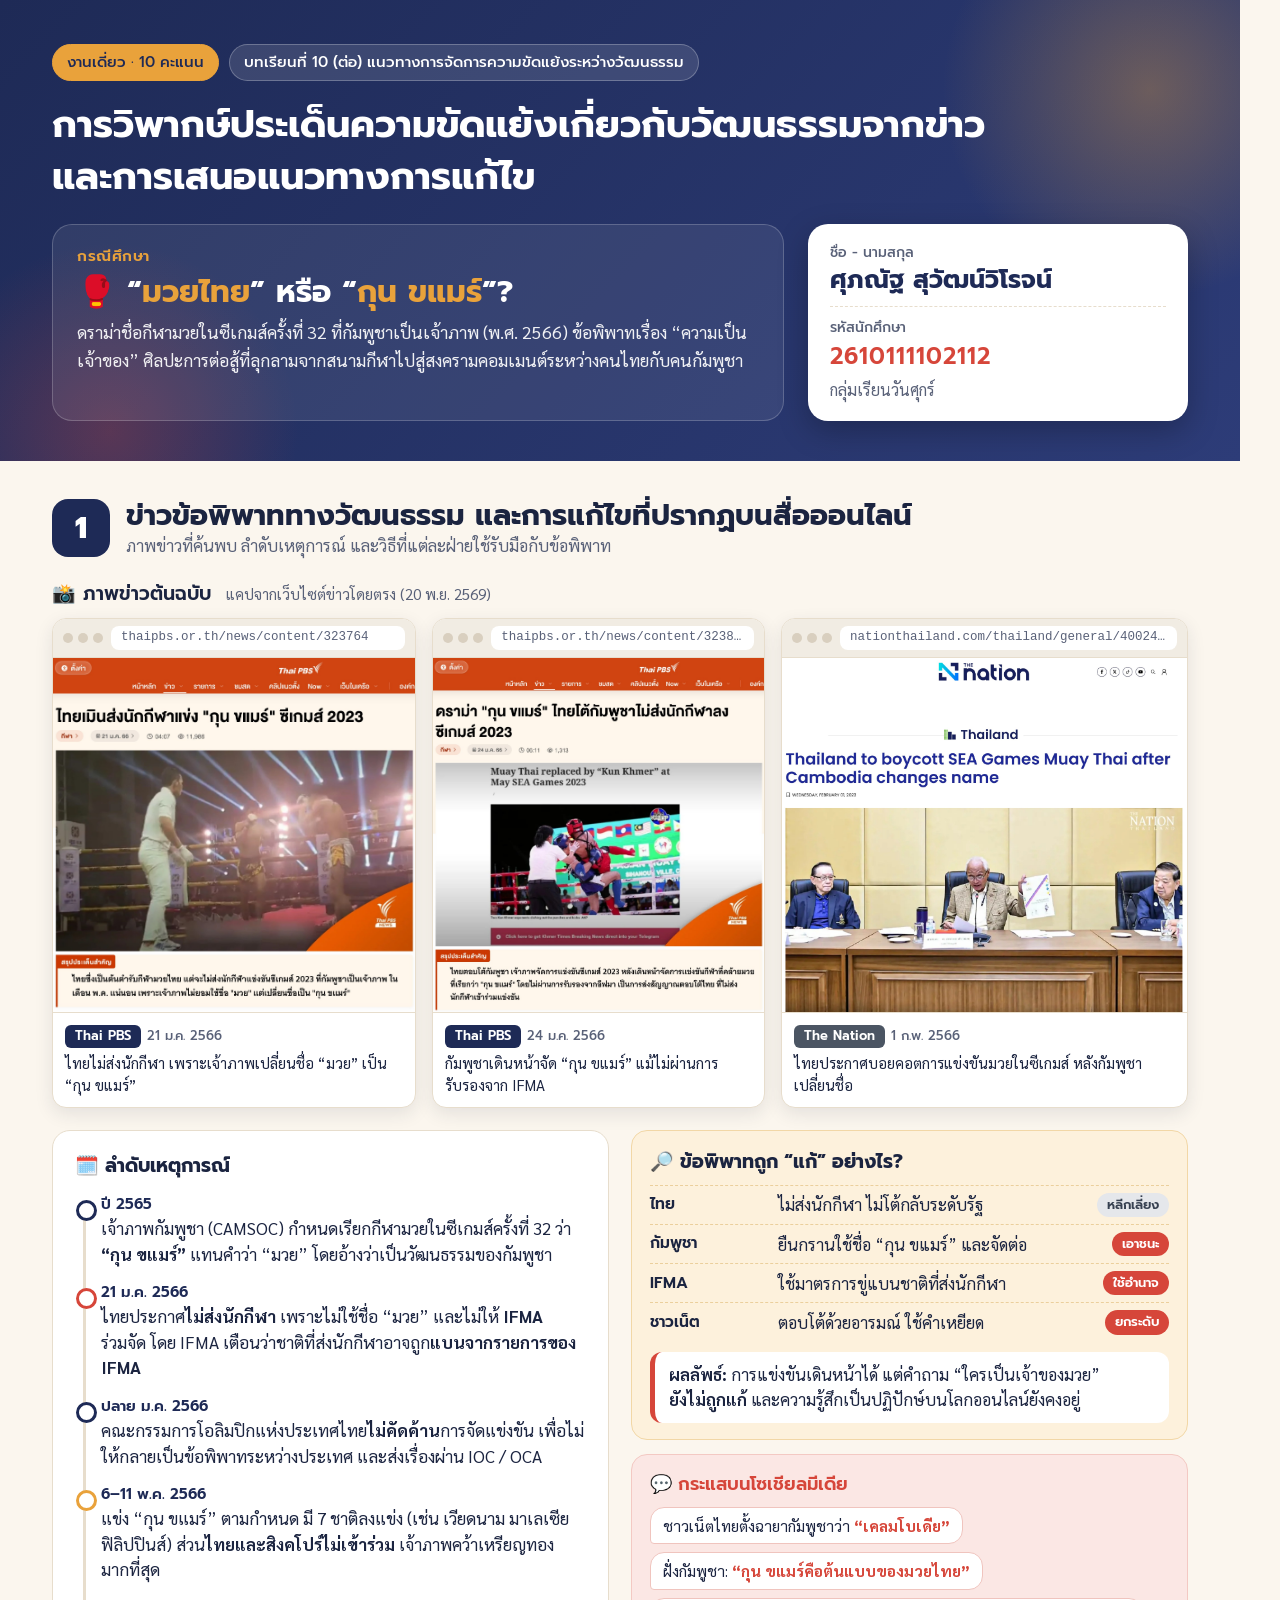
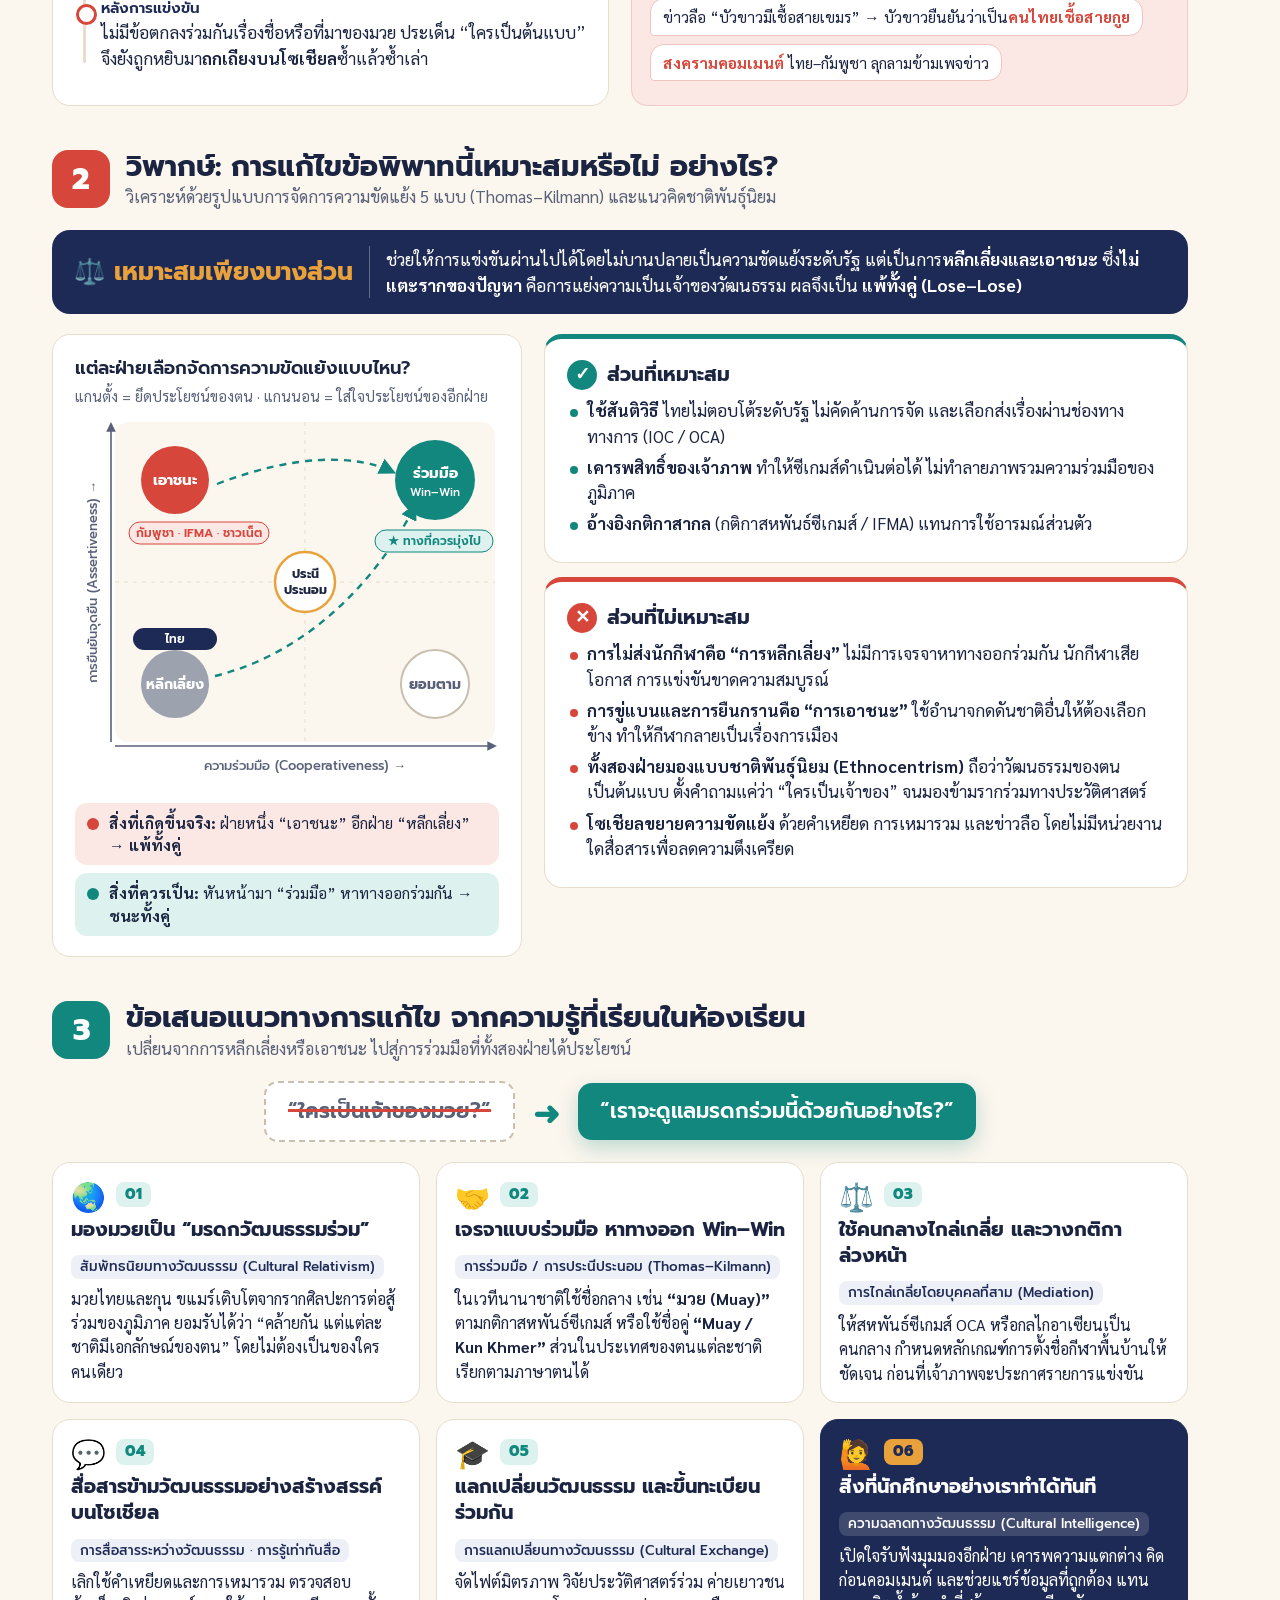
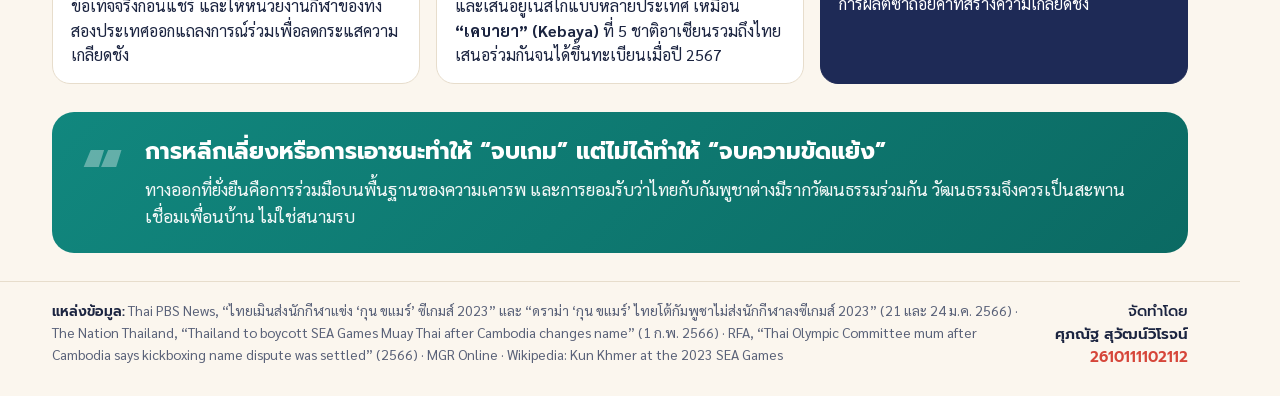
<file: culture-conflict-project/index.html>
<!doctype html>
<html lang="th">
<head>
<meta charset="utf-8">
<title>มวยไทย หรือ กุน ขแมร์</title>
<link rel="stylesheet" href="fonts.local.css">
<style>
  :root{
    --bg:#FBF6EE; --card:#FFFFFF; --ink:#1B2440; --muted:#596178; --line:#E7DDCC;
    --navy:#1E2A56; --navy2:#2D3C78; --red:#D6463A; --red-soft:#FBE7E4;
    --gold:#E9A23B; --gold-soft:#FDF1DC; --teal:#11877E; --teal-soft:#DDF2EF;
  }
  *{box-sizing:border-box;margin:0;padding:0}
  body{width:1240px;background:var(--bg);color:var(--ink);font-family:"Sarabun",sans-serif;font-size:18.5px;line-height:1.55}
  h1,h2,h3,.p{font-family:"Prompt",sans-serif}
  .wrap{padding:0 52px}

  /* ---------- HERO ---------- */
  .hero{background:linear-gradient(135deg,var(--navy) 0%,var(--navy2) 100%);color:#fff;padding:44px 52px 40px;position:relative;overflow:hidden}
  .hero::after{content:"";position:absolute;right:-120px;top:-120px;width:420px;height:420px;border-radius:50%;
    background:radial-gradient(circle,rgba(233,162,59,.35),rgba(233,162,59,0) 70%)}
  .hero::before{content:"";position:absolute;left:-80px;bottom:-160px;width:380px;height:380px;border-radius:50%;
    background:radial-gradient(circle,rgba(214,70,58,.30),rgba(214,70,58,0) 70%)}
  .chips{display:flex;gap:10px;flex-wrap:wrap;position:relative;z-index:1}
  .chip{font-family:"Prompt";font-weight:500;font-size:15px;padding:6px 14px;border-radius:999px;background:rgba(255,255,255,.12);border:1px solid rgba(255,255,255,.25)}
  .chip.gold{background:var(--gold);color:var(--navy);border-color:var(--gold)}
  .hero h1{font-weight:700;font-size:38px;line-height:1.35;margin:18px 0 22px;position:relative;z-index:1;max-width:1000px}
  .hero-row{display:grid;grid-template-columns:1fr 380px;gap:24px;align-items:stretch;position:relative;z-index:1}
  .case{background:rgba(255,255,255,.08);border:1px solid rgba(255,255,255,.2);border-radius:20px;padding:20px 24px}
  .case .lbl{font-family:"Prompt";font-size:15px;letter-spacing:.5px;color:var(--gold);font-weight:600}
  .case .t{font-family:"Prompt";font-weight:700;font-size:31px;line-height:1.3;margin:4px 0 6px}
  .case .t em{font-style:normal;color:var(--gold)}
  .case .s{font-size:17.5px;opacity:.92}
  .student{background:#fff;color:var(--ink);border-radius:20px;padding:18px 22px;box-shadow:0 10px 30px rgba(0,0,0,.25)}
  .student .lbl{font-family:"Prompt";font-size:14px;color:var(--muted);font-weight:500}
  .student .name{font-family:"Prompt";font-weight:700;font-size:25px;color:var(--navy);line-height:1.3;margin-bottom:8px}
  .student .id{font-family:"Prompt";font-weight:600;font-size:23px;letter-spacing:1px;color:var(--red)}
  .student .grp{font-size:16px;color:var(--muted);margin-top:4px}
  .student hr{border:none;border-top:1px dashed var(--line);margin:10px 0}

  /* ---------- SECTIONS ---------- */
  section{padding:36px 0 6px}
  .sec-head{display:flex;align-items:center;gap:16px;margin-bottom:20px}
  .num{flex:none;width:58px;height:58px;border-radius:16px;display:grid;place-items:center;font-family:"Prompt";font-weight:800;font-size:30px;color:#fff}
  .n1{background:var(--navy)} .n2{background:var(--red)} .n3{background:var(--teal)}
  .sec-head h2{font-size:29px;font-weight:700;line-height:1.25}
  .sec-head .sub{font-size:16.5px;color:var(--muted);font-family:"Sarabun"}
  .card{background:var(--card);border:1px solid var(--line);border-radius:18px;padding:20px 22px}
  .grid2{display:grid;grid-template-columns:1fr 1fr;gap:22px}

  /* news clippings */
  .news-wrap{display:flex;flex-direction:column;gap:14px}
  .clip{background:#fff;border:1px solid var(--line);border-radius:16px;overflow:hidden;box-shadow:0 4px 14px rgba(27,36,64,.06)}
  .clip .bar{display:flex;align-items:center;gap:8px;padding:8px 14px;background:#F1ECE3;border-bottom:1px solid var(--line);font-size:13.5px;color:var(--muted)}
  .dots{display:flex;gap:5px}.dots i{width:10px;height:10px;border-radius:50%;background:#D9CFBF;display:block}
  .url{flex:1;background:#fff;border-radius:8px;padding:2px 10px;font-family:monospace;font-size:12.5px;white-space:nowrap;overflow:hidden;text-overflow:ellipsis}
  .clip .body{padding:14px 18px 16px}
  .src{display:inline-block;font-family:"Prompt";font-size:13px;font-weight:600;color:#fff;background:var(--navy);padding:2px 10px;border-radius:6px;margin-bottom:6px}
  .src.alt{background:#4B5563}
  .clip h3{font-size:21px;line-height:1.38;font-weight:600}
  .clip .meta{font-size:14.5px;color:var(--muted);margin-top:4px}
  .social{flex:1;background:var(--red-soft);border:1px solid #F3C9C3;border-radius:16px;padding:16px 18px}
  .social .h{font-family:"Prompt";font-weight:600;font-size:18px;color:var(--red);margin-bottom:8px}
  .bubbles{display:flex;flex-wrap:wrap;gap:8px}
  .bubble{background:#fff;border:1px solid #F0C4BE;border-radius:14px 14px 14px 4px;padding:7px 12px;font-size:15.5px;line-height:1.4}
  .bubble b{color:var(--red)}

  .shots-h{font-family:"Prompt";font-weight:600;font-size:19px;margin-bottom:10px}
  .shots-h span{font-family:"Sarabun";font-weight:400;font-size:15px;color:var(--muted);margin-left:8px}
  .shots{display:flex;gap:16px;align-items:flex-start;margin-bottom:22px}
  .shot{min-width:0;background:#fff;border:1px solid var(--line);border-radius:14px;overflow:hidden;box-shadow:0 6px 18px rgba(27,36,64,.10)}
  .shot img{display:block;width:100%;height:auto;border-bottom:1px solid var(--line)}
  .shot .bar{display:flex;align-items:center;gap:8px;padding:7px 10px;background:#F1ECE3;border-bottom:1px solid var(--line);font-size:12px;color:var(--muted)}
  .shot figcaption{padding:10px 12px 12px;font-size:15px;line-height:1.45}
  .shot .src{margin:0 6px 4px 0}
  .shot .dt{font-family:"Prompt";font-size:13px;color:var(--muted)}
  .col-h{font-family:"Prompt";font-weight:700;font-size:19px;margin-bottom:12px}
  .how{margin-top:0}
  /* timeline */
  .tl{position:relative;padding-left:26px}
  .tl::before{content:"";position:absolute;left:8px;top:8px;bottom:8px;width:3px;background:var(--line);border-radius:3px}
  .ev{position:relative;margin-bottom:14px}
  .ev::before{content:"";position:absolute;left:-25px;top:7px;width:15px;height:15px;border-radius:50%;background:#fff;border:3px solid var(--navy)}
  .ev.r::before{border-color:var(--red)} .ev.g::before{border-color:var(--gold)}
  .ev .d{font-family:"Prompt";font-weight:600;font-size:15px;color:var(--navy)}
  .ev .x{font-size:17px;line-height:1.5}
  .how{background:var(--gold-soft);border:1px solid #F2D7A6;border-radius:16px;padding:16px 18px}
  .how .h{font-family:"Prompt";font-weight:700;font-size:19px;margin-bottom:8px}
  .row{display:grid;grid-template-columns:118px 1fr auto;gap:10px;align-items:center;padding:7px 0;border-top:1px dashed #EBCF9C;font-size:16.5px;line-height:1.4}
  .row:first-of-type{border-top:none}
  .who{font-family:"Prompt";font-weight:600;font-size:15.5px}
  .tag{font-family:"Prompt";font-size:13px;font-weight:600;padding:3px 10px;border-radius:999px;white-space:nowrap}
  .t-av{background:#E5E7EB;color:#374151}
  .t-co{background:var(--red);color:#fff}
  .t-th{background:var(--navy);color:#fff}
  .result{margin-top:10px;font-size:16.5px;background:#fff;border-radius:12px;padding:10px 14px;border-left:5px solid var(--red)}

  /* critique */
  .verdict{display:flex;align-items:center;gap:16px;background:var(--navy);color:#fff;border-radius:18px;padding:16px 22px;margin-bottom:20px}
  .verdict .big{font-family:"Prompt";font-weight:700;font-size:25px;color:var(--gold);white-space:nowrap}
  .verdict .why{font-size:17.5px;border-left:1px solid rgba(255,255,255,.3);padding-left:16px;line-height:1.5}
  .crit{display:grid;grid-template-columns:470px 1fr;gap:22px}
  .tki .h{font-family:"Prompt";font-weight:600;font-size:18px;margin-bottom:2px}
  .tki .s{font-size:14.5px;color:var(--muted);margin-bottom:6px}
  .pc{display:flex;flex-direction:column;gap:14px}
  .list .h{font-family:"Prompt";font-weight:700;font-size:20px;margin-bottom:8px;display:flex;align-items:center;gap:10px}
  .ico{width:30px;height:30px;border-radius:50%;display:grid;place-items:center;color:#fff;font-size:18px;font-weight:800;font-family:"Prompt"}
  .ok .ico{background:var(--teal)} .no .ico{background:var(--red)}
  .ok{border-top:5px solid var(--teal)} .no{border-top:5px solid var(--red)}
  .list ul{list-style:none}
  .list li{position:relative;padding-left:20px;margin:6px 0;font-size:16.8px;line-height:1.5}
  .list li::before{content:"";position:absolute;left:3px;top:11px;width:8px;height:8px;border-radius:50%}
  .ok li::before{background:var(--teal)} .no li::before{background:var(--red)}
  .list li b{font-weight:700}
  .nw{white-space:nowrap}
  .legend{margin-top:10px;display:grid;gap:8px}
  .lg{display:flex;gap:10px;align-items:flex-start;font-size:15.5px;line-height:1.45;border-radius:12px;padding:9px 12px}
  .lg.bad{background:var(--red-soft)} .lg.good{background:var(--teal-soft)}
  .lg .dot{flex:none;width:12px;height:12px;border-radius:50%;margin-top:6px}
  .lg.bad .dot{background:var(--red)} .lg.good .dot{background:var(--teal)}

  /* solutions */
  .shift{display:flex;align-items:center;justify-content:center;gap:18px;margin-bottom:20px}
  .shift .q{font-family:"Prompt";font-weight:600;font-size:21px;padding:12px 22px;border-radius:14px}
  .q.old{background:#fff;border:2px dashed #C9BFAE;color:var(--muted);text-decoration:line-through;text-decoration-color:var(--red);text-decoration-thickness:3px}
  .q.new{background:var(--teal);color:#fff;box-shadow:0 8px 20px rgba(17,135,126,.25)}
  .arrow{font-size:32px;color:var(--teal);font-weight:800}
  .sol{display:grid;grid-template-columns:repeat(3,1fr);gap:16px}
  .s-card{background:#fff;border:1px solid var(--line);border-radius:18px;padding:18px 18px 16px;position:relative}
  .s-card .top{display:flex;align-items:center;gap:10px;margin-bottom:8px}
  .s-card .em{font-size:28px;line-height:1}
  .s-card .k{font-family:"Prompt";font-weight:800;font-size:15px;color:var(--teal);background:var(--teal-soft);border-radius:8px;padding:1px 9px}
  .s-card h3{font-size:19.5px;font-weight:700;line-height:1.35;margin-bottom:6px}
  .concept{display:inline-block;font-size:13.5px;font-family:"Prompt";font-weight:500;color:var(--navy);background:#EEF0F8;border-radius:8px;padding:2px 9px;margin-bottom:8px;line-height:1.45}
  .s-card p{font-size:16px;line-height:1.52}
  .s-card.me{background:var(--navy);color:#fff;border-color:var(--navy)}
  .s-card.me .concept{background:rgba(255,255,255,.15);color:#fff}
  .s-card.me .k{background:var(--gold);color:var(--navy)}

  /* conclusion & footer */
  .concl{margin:28px 0 0;background:linear-gradient(135deg,var(--teal) 0%,#0B6A63 100%);color:#fff;border-radius:22px;padding:24px 30px;display:grid;grid-template-columns:auto 1fr;gap:22px;align-items:center}
  .concl .ql{font-family:"Prompt";font-size:84px;line-height:.6;color:rgba(255,255,255,.35);font-weight:800}
  .concl .h{font-family:"Prompt";font-weight:700;font-size:23px;line-height:1.4}
  .concl p{font-size:17.5px;opacity:.95;margin-top:6px}
  footer{margin-top:22px;padding:18px 52px 26px;border-top:1px solid var(--line);display:grid;grid-template-columns:1fr auto;gap:24px;font-size:13.8px;color:var(--muted);line-height:1.55}
  footer b{font-family:"Prompt";color:var(--ink);font-weight:600}
  .sign{text-align:right;font-family:"Prompt";font-size:15px;color:var(--ink)}
  .sign .id{color:var(--red);font-weight:600}
</style>
</head>
<body>

<!-- ================= HERO ================= -->
<header class="hero">
  <div class="chips">
    <span class="chip gold">งานเดี่ยว · 10 คะแนน</span>
    <span class="chip">บทเรียนที่ 10 (ต่อ) แนวทางการจัดการความขัดแย้งระหว่างวัฒนธรรม</span>
  </div>
  <h1>การวิพากษ์ประเด็นความขัดแย้งเกี่ยวกับวัฒนธรรมจากข่าว และการเสนอแนวทางการแก้ไข</h1>
  <div class="hero-row">
    <div class="case">
      <div class="lbl">กรณีศึกษา</div>
      <div class="t">🥊 “<em>มวยไทย</em>” หรือ “<em>กุน ขแมร์</em>”?</div>
      <div class="s">ดราม่าชื่อกีฬามวยในซีเกมส์ครั้งที่ 32 ที่กัมพูชาเป็นเจ้าภาพ (พ.ศ. 2566) ข้อพิพาทเรื่อง “ความเป็นเจ้าของ” ศิลปะการต่อสู้ที่ลุกลามจากสนามกีฬาไปสู่สงครามคอมเมนต์ระหว่างคนไทยกับคนกัมพูชา</div>
    </div>
    <div class="student">
      <div class="lbl">ชื่อ - นามสกุล</div>
      <div class="name">ศุภณัฐ สุวัฒน์วิโรจน์</div>
      <hr>
      <div class="lbl">รหัสนักศึกษา</div>
      <div class="id">2610111102112</div>
      <div class="grp">กลุ่มเรียนวันศุกร์</div>
    </div>
  </div>
</header>

<div class="wrap">

<!-- ================= 1 ================= -->
<section>
  <div class="sec-head">
    <div class="num n1">1</div>
    <div>
      <h2>ข่าวข้อพิพาททางวัฒนธรรม และการแก้ไขที่ปรากฏบนสื่อออนไลน์</h2>
      <div class="sub">ภาพข่าวที่ค้นพบ ลำดับเหตุการณ์ และวิธีที่แต่ละฝ่ายใช้รับมือกับข้อพิพาท</div>
    </div>
  </div>

  <div class="shots-h">📸 ภาพข่าวต้นฉบับ <span>แคปจากเว็บไซต์ข่าวโดยตรง (20 พ.ย. 2569)</span></div>
  <div class="shots">
    <figure class="shot" style="flex:1.022 1 0">
      <div class="bar"><span class="dots"><i></i><i></i><i></i></span><span class="url">thaipbs.or.th/news/content/323764</span></div>
      <img src="img/thaipbs_323764.jpg" alt="Thai PBS: ไทยเมินส่งนักกีฬาแข่ง กุน ขแมร์ ซีเกมส์ 2023">
      <figcaption><span class="src">Thai PBS</span><span class="dt">21 ม.ค. 2566</span><div>ไทยไม่ส่งนักกีฬา เพราะเจ้าภาพเปลี่ยนชื่อ “มวย” เป็น “กุน ขแมร์”</div></figcaption>
    </figure>
    <figure class="shot" style="flex:0.933 1 0">
      <div class="bar"><span class="dots"><i></i><i></i><i></i></span><span class="url">thaipbs.or.th/news/content/323857</span></div>
      <img src="img/thaipbs_323857.jpg" alt="Thai PBS: ดราม่า กุน ขแมร์ ไทยโต้กัมพูชาไม่ส่งนักกีฬาลงซีเกมส์ 2023">
      <figcaption><span class="src">Thai PBS</span><span class="dt">24 ม.ค. 2566</span><div>กัมพูชาเดินหน้าจัด “กุน ขแมร์” แม้ไม่ผ่านการรับรองจาก IFMA</div></figcaption>
    </figure>
    <figure class="shot" style="flex:1.143 1 0">
      <div class="bar"><span class="dots"><i></i><i></i><i></i></span><span class="url">nationthailand.com/thailand/general/40024514</span></div>
      <img src="img/nation_40024514.jpg" alt="The Nation: Thailand to boycott SEA Games Muay Thai after Cambodia changes name">
      <figcaption><span class="src alt">The Nation</span><span class="dt">1 ก.พ. 2566</span><div>ไทยประกาศบอยคอตการแข่งขันมวยในซีเกมส์ หลังกัมพูชาเปลี่ยนชื่อ</div></figcaption>
    </figure>
  </div>

  <div class="grid2">
    <!-- left: timeline -->
    <div class="card">
      <div class="col-h">🗓️ ลำดับเหตุการณ์</div>
      <div class="tl">
        <div class="ev">
          <div class="d">ปี 2565</div>
          <div class="x">เจ้าภาพกัมพูชา (CAMSOC) กำหนดเรียกกีฬามวยในซีเกมส์ครั้งที่ 32 ว่า <b>“กุน ขแมร์”</b> แทนคำว่า “มวย” โดยอ้างว่าเป็นวัฒนธรรมของกัมพูชา</div>
        </div>
        <div class="ev r">
          <div class="d">21 ม.ค. 2566</div>
          <div class="x">ไทยประกาศ<b>ไม่ส่งนักกีฬา</b> เพราะไม่ใช้ชื่อ “มวย” และไม่ให้ <b>IFMA</b> <span class="nw">ร่วมจัด</span> โดย IFMA เตือนว่าชาติที่ส่งนักกีฬาอาจถูก<b>แบนจากรายการของ IFMA</b></div>
        </div>
        <div class="ev">
          <div class="d">ปลาย ม.ค. 2566</div>
          <div class="x">คณะกรรมการโอลิมปิกแห่งประเทศไทย<b>ไม่คัดค้าน</b>การจัดแข่งขัน เพื่อไม่ให้กลายเป็นข้อพิพาทระหว่างประเทศ และส่งเรื่องผ่าน IOC / OCA</div>
        </div>
        <div class="ev g">
          <div class="d">6–11 พ.ค. 2566</div>
          <div class="x">แข่ง “กุน ขแมร์” ตามกำหนด มี 7 ชาติลงแข่ง (เช่น เวียดนาม มาเลเซีย ฟิลิปปินส์) ส่วน<b>ไทยและสิงคโปร์ไม่เข้าร่วม</b> เจ้าภาพคว้าเหรียญทอง<span class="nw">มากที่สุด</span></div>
        </div>
        <div class="ev r">
          <div class="d">หลังการแข่งขัน</div>
          <div class="x">ไม่มีข้อตกลงร่วมกันเรื่องชื่อหรือที่มาของมวย ประเด็น <span class="nw">“ใครเป็นต้นแบบ”</span> จึงยังถูกหยิบมา<b>ถกเถียงบนโซเชียล</b>ซ้ำแล้วซ้ำเล่า</div>
        </div>
      </div>
    </div>

    <!-- right: how + social -->
    <div class="news-wrap">
      <div class="how">
        <div class="h">🔎 ข้อพิพาทถูก “แก้” อย่างไร?</div>
        <div class="row"><span class="who">ไทย</span><span>ไม่ส่งนักกีฬา ไม่โต้กลับระดับรัฐ</span><span class="tag t-av">หลีกเลี่ยง</span></div>
        <div class="row"><span class="who">กัมพูชา</span><span>ยืนกรานใช้ชื่อ “กุน ขแมร์” และจัดต่อ</span><span class="tag t-co">เอาชนะ</span></div>
        <div class="row"><span class="who">IFMA</span><span>ใช้มาตรการขู่แบนชาติที่ส่งนักกีฬา</span><span class="tag t-co">ใช้อำนาจ</span></div>
        <div class="row"><span class="who">ชาวเน็ต</span><span>ตอบโต้ด้วยอารมณ์ ใช้คำเหยียด</span><span class="tag t-co">ยกระดับ</span></div>
        <div class="result"><b>ผลลัพธ์:</b> การแข่งขันเดินหน้าได้ แต่คำถาม “ใครเป็นเจ้าของมวย” <b class="nw">ยังไม่ถูกแก้</b> และความรู้สึกเป็นปฏิปักษ์บนโลกออนไลน์ยังคงอยู่</div>
      </div>
      <div class="social">
        <div class="h">💬 กระแสบนโซเชียลมีเดีย</div>
        <div class="bubbles">
          <span class="bubble">ชาวเน็ตไทยตั้งฉายากัมพูชาว่า <b>“เคลมโบเดีย”</b></span>
          <span class="bubble">ฝั่งกัมพูชา: <b>“กุน ขแมร์คือต้นแบบของมวยไทย”</b></span>
          <span class="bubble">ข่าวลือ “บัวขาวมีเชื้อสายเขมร” → บัวขาวยืนยันว่าเป็น<b>คนไทยเชื้อสายกูย</b></span>
          <span class="bubble"><b>สงครามคอมเมนต์</b> ไทย–กัมพูชา ลุกลามข้ามเพจข่าว</span>
        </div>
      </div>
    </div>
  </div>
</section>

<!-- ================= 2 ================= -->
<section>
  <div class="sec-head">
    <div class="num n2">2</div>
    <div>
      <h2>วิพากษ์: การแก้ไขข้อพิพาทนี้เหมาะสมหรือไม่ อย่างไร?</h2>
      <div class="sub">วิเคราะห์ด้วยรูปแบบการจัดการความขัดแย้ง 5 แบบ (Thomas–Kilmann) และแนวคิดชาติพันธุ์นิยม</div>
    </div>
  </div>

  <div class="verdict">
    <div class="big">⚖️ เหมาะสมเพียงบางส่วน</div>
    <div class="why">ช่วยให้การแข่งขันผ่านไปได้โดยไม่บานปลายเป็นความขัดแย้งระดับรัฐ แต่เป็นการ<b>หลีกเลี่ยงและเอาชนะ</b> ซึ่ง<b>ไม่แตะรากของปัญหา</b> คือการแย่งความเป็นเจ้าของวัฒนธรรม ผลจึงเป็น <b>แพ้ทั้งคู่ (Lose–Lose)</b></div>
  </div>

  <div class="crit">
    <div class="card tki">
      <div class="h">แต่ละฝ่ายเลือกจัดการความขัดแย้งแบบไหน?</div>
      <div class="s">แกนตั้ง = ยึดประโยชน์ของตน · แกนนอน = ใส่ใจประโยชน์ของอีกฝ่าย</div>
      <svg viewBox="0 0 430 372" width="430" height="372" font-family="Prompt" role="img" aria-label="Thomas-Kilmann conflict modes">
        <defs>
          <marker id="ah" viewBox="0 0 10 10" refX="8" refY="5" markerWidth="7" markerHeight="7" orient="auto-start-reverse"><path d="M0,0 L10,5 L0,10 z" fill="#11877E"/></marker>
          <marker id="ax" viewBox="0 0 10 10" refX="8" refY="5" markerWidth="6" markerHeight="6" orient="auto"><path d="M0,0 L10,5 L0,10 z" fill="#596178"/></marker>
        </defs>
        <rect x="40" y="8" width="380" height="320" rx="14" fill="#FBF6EE"/>
        <line x1="40" y1="168" x2="420" y2="168" stroke="#E7DDCC" stroke-dasharray="4 5"/>
        <line x1="230" y1="8" x2="230" y2="328" stroke="#E7DDCC" stroke-dasharray="4 5"/>
        <!-- axes -->
        <line x1="40" y1="332" x2="420" y2="332" stroke="#596178" stroke-width="1.6" marker-end="url(#ax)"/>
        <line x1="36" y1="328" x2="36" y2="10" stroke="#596178" stroke-width="1.6" marker-end="url(#ax)"/>
        <text x="230" y="356" text-anchor="middle" font-size="13" fill="#596178">ความร่วมมือ (Cooperativeness) →</text>
        <text x="22" y="168" text-anchor="middle" font-size="13" fill="#596178" transform="rotate(-90 22 168)">การยืนยันจุดยืน (Assertiveness) →</text>

        <!-- arrows to collaborating -->
        <path d="M142,70 C220,40 280,40 318,58" fill="none" stroke="#11877E" stroke-width="2.4" stroke-dasharray="7 6" marker-end="url(#ah)"/>
        <path d="M140,262 C230,240 300,170 340,92" fill="none" stroke="#11877E" stroke-width="2.4" stroke-dasharray="7 6" marker-end="url(#ah)"/>

        <!-- mode nodes -->
        <g>
          <circle cx="100" cy="66" r="34" fill="#D6463A"/>
          <text x="100" y="71" text-anchor="middle" font-size="15" font-weight="700" fill="#fff">เอาชนะ</text>
        </g>
        <g>
          <circle cx="360" cy="66" r="40" fill="#11877E"/>
          <text x="360" y="64" text-anchor="middle" font-size="15" font-weight="700" fill="#fff">ร่วมมือ</text>
          <text x="360" y="82" text-anchor="middle" font-size="11.5" fill="#fff">Win–Win</text>
        </g>
        <g>
          <circle cx="230" cy="168" r="30" fill="#fff" stroke="#E9A23B" stroke-width="2.5"/>
          <text x="230" y="164" text-anchor="middle" font-size="12.5" font-weight="700" fill="#1B2440">ประนี</text>
          <text x="230" y="180" text-anchor="middle" font-size="12.5" font-weight="700" fill="#1B2440">ประนอม</text>
        </g>
        <g>
          <circle cx="100" cy="270" r="34" fill="#9CA3AF"/>
          <text x="100" y="275" text-anchor="middle" font-size="14" font-weight="700" fill="#fff">หลีกเลี่ยง</text>
        </g>
        <g>
          <circle cx="360" cy="270" r="34" fill="#fff" stroke="#C9BFAE" stroke-width="2"/>
          <text x="360" y="275" text-anchor="middle" font-size="14" font-weight="700" fill="#596178">ยอมตาม</text>
        </g>

        <!-- actor tags -->
        <g font-size="12" font-weight="600">
          <rect x="54" y="108" width="140" height="22" rx="11" fill="#FBE7E4" stroke="#D6463A"/>
          <text x="124" y="123" text-anchor="middle" fill="#D6463A">กัมพูชา · IFMA · ชาวเน็ต</text>
          <rect x="58" y="214" width="84" height="22" rx="11" fill="#1E2A56"/>
          <text x="100" y="229" text-anchor="middle" fill="#fff">ไทย</text>
          <rect x="300" y="116" width="118" height="22" rx="11" fill="#DDF2EF" stroke="#11877E"/>
          <text x="359" y="131" text-anchor="middle" fill="#11877E">★ ทางที่ควรมุ่งไป</text>
        </g>
      </svg>
      <div class="legend">
        <div class="lg bad"><span class="dot"></span><span><b>สิ่งที่เกิดขึ้นจริง:</b> ฝ่ายหนึ่ง “เอาชนะ” อีกฝ่าย “หลีกเลี่ยง” → <b class="nw">แพ้ทั้งคู่</b></span></div>
        <div class="lg good"><span class="dot"></span><span><b>สิ่งที่ควรเป็น:</b> หันหน้ามา “ร่วมมือ” หาทางออกร่วมกัน → <b class="nw">ชนะทั้งคู่</b></span></div>
      </div>
    </div>

    <div class="pc">
      <div class="card list ok">
        <div class="h"><span class="ico">✓</span>ส่วนที่เหมาะสม</div>
        <ul>
          <li><b>ใช้สันติวิธี</b> ไทยไม่ตอบโต้ระดับรัฐ ไม่คัดค้านการจัด และเลือกส่งเรื่องผ่านช่องทางทางการ (IOC / OCA)</li>
          <li><b>เคารพสิทธิ์ของเจ้าภาพ</b> ทำให้ซีเกมส์ดำเนินต่อได้ ไม่ทำลายภาพรวมความร่วมมือของภูมิภาค</li>
          <li><b>อ้างอิงกติกาสากล</b> (กติกาสหพันธ์ซีเกมส์ / IFMA) แทนการใช้อารมณ์ส่วนตัว</li>
        </ul>
      </div>
      <div class="card list no">
        <div class="h"><span class="ico">✕</span>ส่วนที่ไม่เหมาะสม</div>
        <ul>
          <li><b>การไม่ส่งนักกีฬาคือ “การหลีกเลี่ยง”</b> ไม่มีการเจรจาหาทางออกร่วมกัน นักกีฬาเสียโอกาส การแข่งขันขาดความสมบูรณ์</li>
          <li><b>การขู่แบนและการยืนกรานคือ “การเอาชนะ”</b> ใช้อำนาจกดดันชาติอื่นให้ต้องเลือกข้าง ทำให้กีฬากลายเป็นเรื่องการเมือง</li>
          <li><b>ทั้งสองฝ่ายมองแบบชาติพันธุ์นิยม (Ethnocentrism)</b> ถือว่าวัฒนธรรมของตนเป็น<span class="nw">ต้นแบบ</span> ตั้งคำถามแค่ว่า “ใครเป็นเจ้าของ” จนมองข้ามรากร่วมทางประวัติศาสตร์</li>
          <li><b>โซเชียลขยายความขัดแย้ง</b> ด้วยคำเหยียด การเหมารวม และข่าวลือ โดยไม่มีหน่วยงานใดสื่อสารเพื่อลดความตึงเครียด</li>
        </ul>
      </div>
    </div>
  </div>
</section>

<!-- ================= 3 ================= -->
<section>
  <div class="sec-head">
    <div class="num n3">3</div>
    <div>
      <h2>ข้อเสนอแนวทางการแก้ไข จากความรู้ที่เรียนในห้องเรียน</h2>
      <div class="sub">เปลี่ยนจากการหลีกเลี่ยงหรือเอาชนะ ไปสู่การร่วมมือที่ทั้งสองฝ่ายได้ประโยชน์</div>
    </div>
  </div>

  <div class="shift">
    <span class="q old">“ใครเป็นเจ้าของมวย?”</span>
    <span class="arrow">➜</span>
    <span class="q new">“เราจะดูแลมรดกร่วมนี้ด้วยกันอย่างไร?”</span>
  </div>

  <div class="sol">
    <div class="s-card">
      <div class="top"><span class="em">🌏</span><span class="k">01</span></div>
      <h3>มองมวยเป็น “มรดกวัฒนธรรมร่วม”</h3>
      <span class="concept">สัมพัทธนิยมทางวัฒนธรรม (Cultural Relativism)</span>
      <p>มวยไทยและกุน ขแมร์เติบโตจากรากศิลปะการต่อสู้ร่วมของภูมิภาค ยอมรับได้ว่า “คล้ายกัน แต่แต่ละชาติมีเอกลักษณ์ของตน” โดยไม่ต้องเป็นของใคร<span class="nw">คนเดียว</span></p>
    </div>
    <div class="s-card">
      <div class="top"><span class="em">🤝</span><span class="k">02</span></div>
      <h3>เจรจาแบบร่วมมือ หาทางออก <span class="nw">Win–Win</span></h3>
      <span class="concept">การร่วมมือ / การประนีประนอม (Thomas–Kilmann)</span>
      <p>ในเวทีนานาชาติใช้ชื่อกลาง เช่น <b>“มวย (Muay)”</b> ตามกติกาสหพันธ์ซีเกมส์ หรือใช้ชื่อคู่ <b>“Muay / <span class="nw">Kun Khmer</span>”</b> ส่วนในประเทศของตนแต่ละชาติเรียกตามภาษาตนได้</p>
    </div>
    <div class="s-card">
      <div class="top"><span class="em">⚖️</span><span class="k">03</span></div>
      <h3>ใช้คนกลางไกล่เกลี่ย และวางกติกา<span class="nw">ล่วงหน้า</span></h3>
      <span class="concept">การไกล่เกลี่ยโดยบุคคลที่สาม (Mediation)</span>
      <p>ให้สหพันธ์ซีเกมส์ OCA หรือกลไกอาเซียนเป็นคนกลาง กำหนดหลักเกณฑ์การตั้งชื่อกีฬาพื้นบ้านให้ชัดเจน ก่อนที่เจ้าภาพจะประกาศรายการแข่งขัน</p>
    </div>
    <div class="s-card">
      <div class="top"><span class="em">💬</span><span class="k">04</span></div>
      <h3>สื่อสารข้ามวัฒนธรรมอย่างสร้างสรรค์บนโซเชียล</h3>
      <span class="concept">การสื่อสารระหว่างวัฒนธรรม · การรู้เท่าทันสื่อ</span>
      <p>เลิกใช้คำเหยียดและการเหมารวม ตรวจสอบ<span class="nw">ข้อเท็จจริง</span>ก่อนแชร์ และให้หน่วยงานกีฬาของทั้งสองประเทศออกแถลงการณ์ร่วมเพื่อลดกระแสความเกลียดชัง</p>
    </div>
    <div class="s-card">
      <div class="top"><span class="em">🎓</span><span class="k">05</span></div>
      <h3>แลกเปลี่ยนวัฒนธรรม และขึ้นทะเบียนร่วมกัน</h3>
      <span class="concept">การแลกเปลี่ยนทางวัฒนธรรม (Cultural Exchange)</span>
      <p>จัดไฟต์มิตรภาพ วิจัยประวัติศาสตร์ร่วม ค่ายเยาวชน และเสนอยูเนสโกแบบหลายประเทศ เหมือน <b class="nw">“เคบายา” (Kebaya)</b> ที่ 5 ชาติอาเซียนรวมถึงไทยเสนอร่วมกันจนได้ขึ้นทะเบียนเมื่อปี 2567</p>
    </div>
    <div class="s-card me">
      <div class="top"><span class="em">🙋</span><span class="k">06</span></div>
      <h3>สิ่งที่นักศึกษาอย่างเราทำได้ทันที</h3>
      <span class="concept">ความฉลาดทางวัฒนธรรม (Cultural Intelligence)</span>
      <p>เปิดใจรับฟังมุมมองอีกฝ่าย เคารพความแตกต่าง คิดก่อนคอมเมนต์ และช่วยแชร์ข้อมูลที่ถูกต้อง แทนการผลิตซ้ำถ้อยคำที่สร้างความเกลียดชัง</p>
    </div>
  </div>

  <div class="concl">
    <div class="ql">“</div>
    <div>
      <div class="h">การหลีกเลี่ยงหรือการเอาชนะทำให้ “จบเกม” แต่ไม่ได้ทำให้ “จบความขัดแย้ง”</div>
      <p>ทางออกที่ยั่งยืนคือการร่วมมือบนพื้นฐานของความเคารพ และการยอมรับว่าไทยกับกัมพูชาต่างมีรากวัฒนธรรมร่วมกัน วัฒนธรรมจึงควรเป็นสะพานเชื่อมเพื่อนบ้าน ไม่ใช่สนามรบ</p>
    </div>
  </div>
</section>
</div>

<footer>
  <div><b>แหล่งข้อมูล:</b> Thai PBS News, “ไทยเมินส่งนักกีฬาแข่ง ‘กุน ขแมร์’ ซีเกมส์ 2023” และ “ดราม่า ‘กุน ขแมร์’ ไทยโต้กัมพูชาไม่ส่งนักกีฬาลงซีเกมส์ 2023” (21 และ 24 ม.ค. 2566) · The Nation Thailand, “Thailand to boycott SEA Games Muay Thai after Cambodia changes name” (1 ก.พ. 2566) · RFA, “Thai Olympic Committee mum after Cambodia says kickboxing name dispute was settled” (2566) · MGR Online · Wikipedia: Kun Khmer at the 2023 SEA Games</div>
  <div class="sign">จัดทำโดย<br><b>ศุภณัฐ สุวัฒน์วิโรจน์</b><br><span class="id">2610111102112</span></div>
</footer>

</body>
</html>
</file>
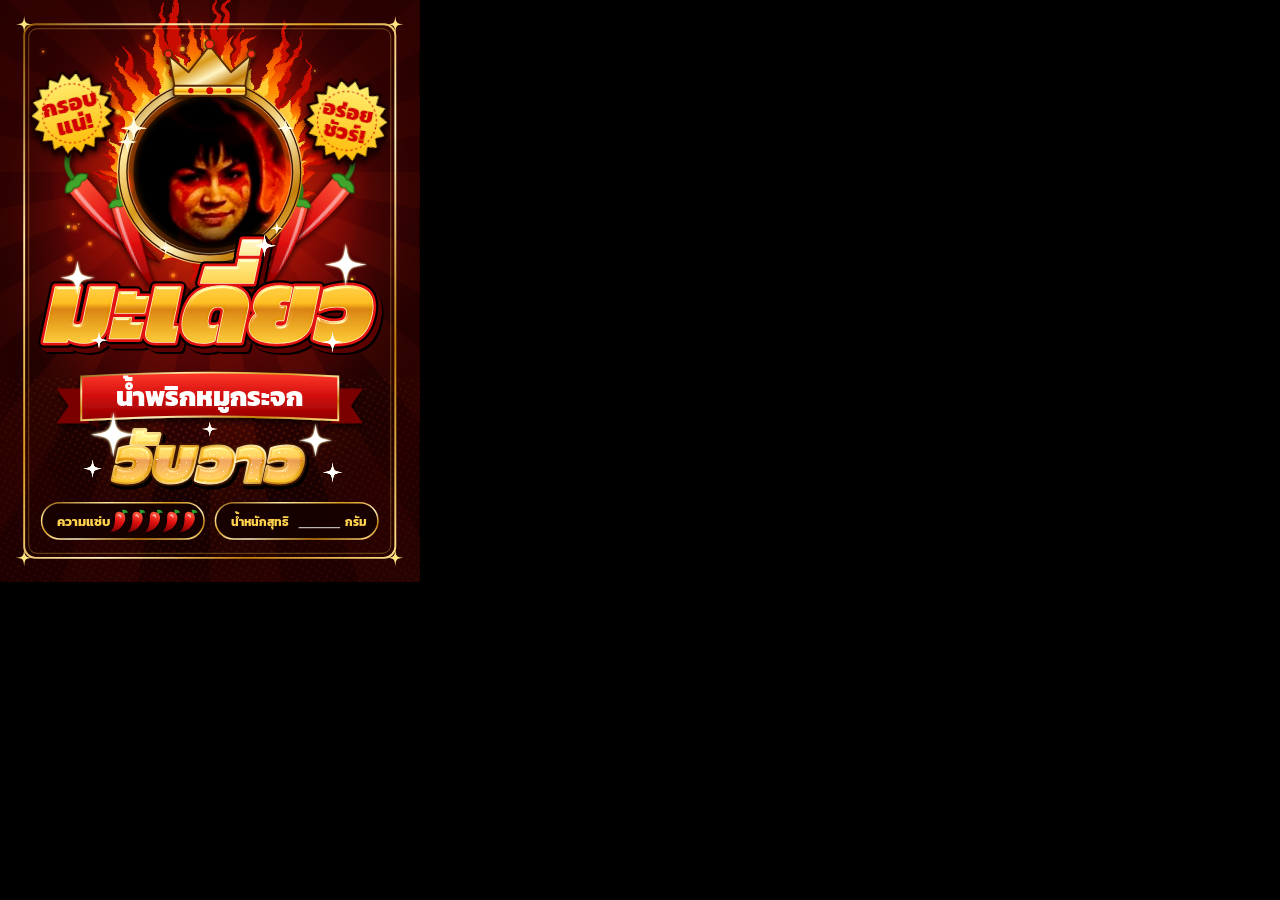
<file: label-design/source/label.html>
<!doctype html>
<html lang="th">
<head>
<meta charset="utf-8">
<title>Madiao Label</title>
<link rel="stylesheet" href="fonts/fonts.css">
<style>
  @page { size: 111mm 154mm; margin: 0; }
  html, body { margin: 0; padding: 0; background: #000; }
  svg { display: block; width: 111mm; height: 154mm; }
  body.trim svg { width: 105mm; height: 148mm; }
</style>
</head>
<body>
<!-- 0.1 mm units. Full bleed 1110 x 1540, trim 30..1080 x 30..1510 (A6 105x148mm) -->
<svg id="lbl" xmlns="http://www.w3.org/2000/svg" xmlns:xlink="http://www.w3.org/1999/xlink" viewBox="0 0 1110 1540">
  <defs>
    <radialGradient id="bg" cx="555" cy="520" r="1050" gradientUnits="userSpaceOnUse">
      <stop offset="0" stop-color="#b3120c"/>
      <stop offset="0.28" stop-color="#6e0606"/>
      <stop offset="0.6" stop-color="#2a0202"/>
      <stop offset="1" stop-color="#0a0000"/>
    </radialGradient>
    <radialGradient id="glow" cx="555" cy="480" r="430" gradientUnits="userSpaceOnUse">
      <stop offset="0" stop-color="#ffb000" stop-opacity="0.75"/>
      <stop offset="0.5" stop-color="#ff4800" stop-opacity="0.35"/>
      <stop offset="1" stop-color="#ff0000" stop-opacity="0"/>
    </radialGradient>
    <linearGradient id="gold" x1="0" y1="0" x2="0" y2="1">
      <stop offset="0" stop-color="#fffbe6"/>
      <stop offset="0.22" stop-color="#ffe680"/>
      <stop offset="0.48" stop-color="#ffbe1a"/>
      <stop offset="0.52" stop-color="#d98200"/>
      <stop offset="0.75" stop-color="#ffcf3a"/>
      <stop offset="1" stop-color="#fff3b8"/>
    </linearGradient>
    <linearGradient id="goldH" x1="0" y1="0" x2="1" y2="1">
      <stop offset="0" stop-color="#8a5300"/>
      <stop offset="0.2" stop-color="#ffe9a0"/>
      <stop offset="0.4" stop-color="#d99a1c"/>
      <stop offset="0.6" stop-color="#fff4c4"/>
      <stop offset="0.8" stop-color="#c47f0a"/>
      <stop offset="1" stop-color="#ffe08a"/>
    </linearGradient>
    <linearGradient id="flameG" x1="0" y1="1" x2="0" y2="0">
      <stop offset="0" stop-color="#ffe14d"/>
      <stop offset="0.45" stop-color="#ff8a00"/>
      <stop offset="1" stop-color="#e01400"/>
    </linearGradient>
    <linearGradient id="ribbon" x1="0" y1="0" x2="0" y2="1">
      <stop offset="0" stop-color="#ff3a2a"/>
      <stop offset="0.5" stop-color="#d30d0d"/>
      <stop offset="1" stop-color="#8f0000"/>
    </linearGradient>
    <linearGradient id="chili" x1="0" y1="0" x2="0" y2="1">
      <stop offset="0" stop-color="#ff5a3c"/>
      <stop offset="0.45" stop-color="#e01010"/>
      <stop offset="1" stop-color="#7a0000"/>
    </linearGradient>
    <linearGradient id="badge" x1="0" y1="0" x2="0" y2="1">
      <stop offset="0" stop-color="#fff27a"/>
      <stop offset="1" stop-color="#ffb800"/>
    </linearGradient>
    <linearGradient id="fadeBottom" x1="0" y1="0" x2="0" y2="1">
      <stop offset="0" stop-color="#000" stop-opacity="0"/>
      <stop offset="1" stop-color="#000" stop-opacity="0.85"/>
    </linearGradient>
    <radialGradient id="faceMaskG" cx="0.5" cy="0.5" r="0.5">
      <stop offset="0.86" stop-color="#fff"/>
      <stop offset="1" stop-color="#fff" stop-opacity="0"/>
    </radialGradient>
    <radialGradient id="vignette" cx="0.5" cy="0.45" r="0.55">
      <stop offset="0.6" stop-color="#000" stop-opacity="0"/>
      <stop offset="1" stop-color="#2a0000" stop-opacity="0.65"/>
    </radialGradient>

    <pattern id="dots" width="16" height="16" patternUnits="userSpaceOnUse" patternTransform="rotate(30)">
      <circle cx="8" cy="8" r="3" fill="#ff5a1a" fill-opacity="0.35"/>
    </pattern>

    <clipPath id="faceClip"><circle cx="555" cy="455" r="222"/></clipPath>
    <clipPath id="trimClip"><rect x="30" y="30" width="1050" height="1480" rx="45"/></clipPath>

    <filter id="flicker" x="-20%" y="-20%" width="140%" height="140%">
      <feTurbulence type="fractalNoise" baseFrequency="0.012 0.03" numOctaves="2" seed="7" result="t"/>
      <feDisplacementMap in="SourceGraphic" in2="t" scale="38" xChannelSelector="R" yChannelSelector="G"/>
    </filter>
    <filter id="softGlow" x="-30%" y="-30%" width="160%" height="160%">
      <feGaussianBlur stdDeviation="10" result="b"/>
      <feMerge><feMergeNode in="b"/><feMergeNode in="SourceGraphic"/></feMerge>
    </filter>
    <filter id="sparkGlow" x="-100%" y="-100%" width="300%" height="300%">
      <feGaussianBlur stdDeviation="6" result="b"/>
      <feColorMatrix in="b" type="matrix" values="1 0 0 0 0  0 0.9 0 0 0  0 0 0.5 0 0  0 0 0 1.6 0" result="g"/>
      <feMerge><feMergeNode in="g"/><feMergeNode in="SourceGraphic"/></feMerge>
    </filter>
    <filter id="bevel" x="-5%" y="-10%" width="110%" height="125%">
      <feGaussianBlur in="SourceAlpha" stdDeviation="3.5" result="blur"/>
      <feSpecularLighting in="blur" surfaceScale="5" specularConstant="1.1" specularExponent="22" lighting-color="#fff6d0" result="spec">
        <fePointLight x="300" y="-600" z="500"/>
      </feSpecularLighting>
      <feComposite in="spec" in2="SourceAlpha" operator="in" result="specIn"/>
      <feComposite in="SourceGraphic" in2="specIn" operator="arithmetic" k1="0" k2="1" k3="0.85" k4="0"/>
    </filter>
    <filter id="glitter" x="0" y="0" width="100%" height="100%">
      <feTurbulence type="fractalNoise" baseFrequency="0.22" numOctaves="1" seed="3" result="n"/>
      <feColorMatrix in="n" type="matrix" values="0 0 0 0 1  0 0 0 0 1  0 0 0 0 0.92  16 0 0 0 -11.2" result="dots"/>
      <feComposite in="dots" in2="SourceAlpha" operator="in" result="d"/>
      <feGaussianBlur in="SourceAlpha" stdDeviation="3" result="blur"/>
      <feSpecularLighting in="blur" surfaceScale="4" specularConstant="1" specularExponent="18" lighting-color="#fff8dc" result="spec">
        <fePointLight x="555" y="900" z="420"/>
      </feSpecularLighting>
      <feComposite in="spec" in2="SourceAlpha" operator="in" result="s"/>
      <feComposite in="SourceGraphic" in2="s" operator="arithmetic" k2="1" k3="0.45" result="lit"/>
      <feMerge><feMergeNode in="lit"/><feMergeNode in="d"/></feMerge>
    </filter>
    <filter id="drop" x="-10%" y="-10%" width="120%" height="130%">
      <feDropShadow dx="0" dy="10" stdDeviation="9" flood-color="#000" flood-opacity="0.7"/>
    </filter>

    <path id="spark" d="M0,-100 C10,-14 14,-10 100,0 C14,10 10,14 0,100 C-10,14 -14,10 -100,0 C-14,-10 -10,-14 0,-100Z"/>
    <g id="chiliIcon">
      <path d="M-6,-40 C4,-46 16,-44 18,-36 C10,-36 6,-32 4,-26 Z" fill="#2f9e2f"/>
      <path d="M-14,-30 C6,-34 18,-22 16,-2 C14,22 2,40 -22,50 C-12,32 -16,10 -22,-6 C-26,-18 -24,-28 -14,-30Z" fill="url(#chili)"/>
      <path d="M-12,-22 C-4,-24 2,-18 0,-10 C-6,-14 -10,-16 -16,-14Z" fill="#fff" fill-opacity="0.55"/>
    </g>
  </defs>

  <!-- BACKGROUND -->
  <rect width="1110" height="1540" fill="url(#bg)"/>
  <g id="rays" opacity="0.5"></g>
  <rect y="1000" width="1110" height="540" fill="url(#dots)" opacity="0.6"/>
  <rect width="1110" height="1540" fill="url(#vignette)"/>

  <!-- PORTRAIT + FLAMES -->
  <circle cx="555" cy="455" r="420" fill="url(#glow)"/>
  <g id="flames" filter="url(#flicker)"></g>
  <g id="embers"></g>
  <g id="chilis"></g>

  <circle cx="555" cy="455" r="236" fill="#1a0000"/>
  <g clip-path="url(#faceClip)">
    <image href="face.png" x="327" y="227" width="456" height="456" preserveAspectRatio="xMidYMid slice"/>
    <circle cx="555" cy="455" r="222" fill="none" stroke="#ff6a00" stroke-opacity="0.35" stroke-width="40" filter="url(#softGlow)"/>
    <rect x="320" y="560" width="470" height="130" fill="url(#fadeBottom)"/>
  </g>
  <!-- gold ring -->
  <circle cx="555" cy="455" r="230" fill="none" stroke="#3a1600" stroke-width="26"/>
  <circle cx="555" cy="455" r="230" fill="none" stroke="url(#goldH)" stroke-width="18"/>
  <circle cx="555" cy="455" r="244" fill="none" stroke="url(#goldH)" stroke-width="3"/>
  <circle cx="555" cy="455" r="216" fill="none" stroke="#fff3c0" stroke-opacity="0.6" stroke-width="2"/>
  <g id="ringDots"></g>

  <!-- CROWN -->
  <g transform="translate(555 205)" filter="url(#drop)">
    <path d="M-92,30 L-108,-58 L-56,-14 L0,-84 L56,-14 L108,-58 L92,30 Z" fill="url(#goldH)" stroke="#5a2a00" stroke-width="5" stroke-linejoin="round"/>
    <rect x="-96" y="22" width="192" height="26" rx="6" fill="url(#gold)" stroke="#5a2a00" stroke-width="5"/>
    <circle cx="0" cy="-88" r="12" fill="#ff2a1a" stroke="#5a2a00" stroke-width="4"/>
    <circle cx="-110" cy="-62" r="10" fill="#ff2a1a" stroke="#5a2a00" stroke-width="4"/>
    <circle cx="110" cy="-62" r="10" fill="#ff2a1a" stroke="#5a2a00" stroke-width="4"/>
    <circle cx="0" cy="35" r="9" fill="#d40000"/>
    <circle cx="-50" cy="35" r="7" fill="#d40000"/>
    <circle cx="50" cy="35" r="7" fill="#d40000"/>
  </g>

  <!-- BADGES -->
  <g id="badgeL" transform="translate(190 300) rotate(-14)" filter="url(#drop)"></g>
  <g id="badgeR" transform="translate(918 320) rotate(12)" filter="url(#drop)"></g>

  <!-- BRAND NAME -->
  <g id="brand"></g>

  <!-- RIBBON -->
  <g id="ribbonG" filter="url(#drop)">
    <path d="M150,1028 L235,1028 L235,1120 L150,1120 L182,1074 Z" fill="#7a0000"/>
    <path d="M960,1028 L875,1028 L875,1120 L960,1120 L928,1074 Z" fill="#7a0000"/>
    <path d="M235,1120 L262,1134 L262,1106 Z" fill="#3a0000"/>
    <path d="M875,1120 L848,1134 L848,1106 Z" fill="#3a0000"/>
    <path d="M215,996 Q555,976 895,996 L895,1112 Q555,1092 215,1112 Z" fill="url(#ribbon)" stroke="url(#goldH)" stroke-width="5"/>
    <text id="subtitle" x="555" y="1074" text-anchor="middle" font-family="Kanit" font-weight="800" font-size="72" fill="#fff">น้ำพริกหมูกระจก</text>
  </g>

  <!-- วับวาว -->
  <g id="sparkle"></g>

  <!-- BOTTOM INFO -->
  <g id="info"></g>

  <!-- inner gold frame (inside trim, 4.5mm in) -->
  <rect x="64" y="64" width="982" height="1412" rx="30" fill="none" stroke="url(#goldH)" stroke-width="5"/>
  <rect x="76" y="76" width="958" height="1388" rx="22" fill="none" stroke="#ffd34d" stroke-opacity="0.45" stroke-width="2"/>
  <g id="corners"></g>

  <!-- guides (hidden in final) -->
  <g id="guides" style="display:none">
    <rect x="30" y="30" width="1050" height="1480" rx="45" fill="none" stroke="#0ff" stroke-width="2"/>
    <rect x="60" y="60" width="990" height="1420" fill="none" stroke="#f0f" stroke-width="2" stroke-dasharray="8 8"/>
  </g>
</svg>

<script>
const NS = 'http://www.w3.org/2000/svg';
const $ = id => document.getElementById(id);
function el(tag, attrs = {}, parent) {
  const e = document.createElementNS(NS, tag);
  for (const [k, v] of Object.entries(attrs)) e.setAttribute(k, v);
  if (parent) parent.appendChild(e);
  return e;
}
// deterministic random
let seed = 20261118;
const rnd = () => (seed = (seed * 1664525 + 1013904223) % 4294967296) / 4294967296;

// sunburst rays
(() => {
  const g = $('rays'), cx = 555, cy = 455, R = 1400, n = 36;
  for (let i = 0; i < n; i += 2) {
    const a1 = (i / n) * Math.PI * 2, a2 = ((i + 1) / n) * Math.PI * 2;
    el('path', { d: `M${cx},${cy} L${cx + R * Math.cos(a1)},${cy + R * Math.sin(a1)} L${cx + R * Math.cos(a2)},${cy + R * Math.sin(a2)} Z`, fill: '#ff3b10', 'fill-opacity': 0.18 }, g);
  }
})();

// floating embers
(() => {
  const g = $('embers');
  for (let i = 0; i < 46; i++) {
    const x = 90 + rnd() * 930, y = 90 + rnd() * 760;
    const dc = Math.hypot(x - 555, y - 455);
    if (dc < 260) continue;
    const r = 2 + rnd() * 5;
    el('circle', { cx: x, cy: y, r, fill: rnd() > 0.5 ? '#ffd23a' : '#ff7a1a', 'fill-opacity': 0.6 + rnd() * 0.4, filter: 'url(#sparkGlow)' }, g);
  }
})();

// flame ring: tongues that lean upward like real fire
(() => {
  const g = $('flames'), cx = 555, cy = 455, r0 = 215;
  const layers = [
    { n: 34, len: [120, 210], w: 0.30, fill: '#c90f00', op: 1 },
    { n: 30, len: [85, 160], w: 0.26, fill: 'url(#flameG)', op: 1 },
    { n: 26, len: [45, 95], w: 0.22, fill: '#ffd23a', op: 0.95 },
  ];
  for (const L of layers) {
    for (let i = 0; i < L.n; i++) {
      const a = (i / L.n) * Math.PI * 2 + rnd() * 0.15;
      const up = Math.max(0, -Math.sin(a));      // 1 at top
      const down = Math.max(0, Math.sin(a));
      let len = L.len[0] + rnd() * (L.len[1] - L.len[0]);
      len *= 0.75 + up * 0.75 - down * 0.25;
      const bx = cx + r0 * Math.cos(a), by = cy + r0 * Math.sin(a);
      // direction: blend of radial and straight up
      let dx = Math.cos(a), dy = Math.sin(a);
      dx = dx * 0.6; dy = dy * 0.6 - 0.55;
      const m = Math.hypot(dx, dy); dx /= m; dy /= m;
      const tx = bx + dx * len, ty = by + dy * len;
      const hw = L.w * r0 * (2 * Math.PI / L.n) * 1.9;
      const px = -Math.sin(a), py = Math.cos(a);
      const curl = (rnd() - 0.5) * len * 0.6;
      const lx = bx + px * hw, ly = by + py * hw, rx = bx - px * hw, ry = by - py * hw;
      const mx = (bx + tx) / 2 + (-dy) * curl, my = (by + ty) / 2 + dx * curl;
      el('path', {
        d: `M${lx},${ly} Q${mx + px * hw * 0.8},${my + py * hw * 0.8} ${tx},${ty} Q${mx - px * hw * 0.8},${my - py * hw * 0.8} ${rx},${ry} Z`,
        fill: L.fill, 'fill-opacity': L.op
      }, g);
    }
  }
})();

// chili peppers behind the portrait
(() => {
  const g = $('chilis');
  const chili = (x, y, rot, s, flip) => {
    const t = el('g', { transform: `translate(${x} ${y}) rotate(${rot}) scale(${flip ? -s : s} ${s})`, filter: 'url(#drop)' }, g);
    el('path', { d: 'M2,-146 C0,-176 12,-200 38,-210', fill: 'none', stroke: '#2f7d1f', 'stroke-width': 13, 'stroke-linecap': 'round' }, t);
    el('path', { d: 'M-30,-140 C-34,-40 -18,70 34,165 C26,60 36,-40 30,-140 Q0,-156 -30,-140Z', fill: 'url(#chili)', stroke: '#4a0000', 'stroke-width': 3 }, t);
    el('path', { d: 'M-19,-126 C-23,-60 -14,20 6,92 C-6,24 -11,-60 -9,-126Z', fill: '#fff', 'fill-opacity': 0.5 }, t);
    el('path', { d: 'M-38,-136 Q-22,-160 0,-150 Q22,-160 38,-136 Q26,-124 14,-132 Q0,-120 -14,-132 Q-26,-124 -38,-136Z', fill: '#3fa52a', stroke: '#1f5a12', 'stroke-width': 3 }, t);
  };
  chili(290, 590, -40, 1.0, false);
  chili(350, 650, -16, 0.85, false);
  chili(820, 590, 40, 1.0, true);
  chili(760, 650, 16, 0.85, true);
})();

// sparkles on the gold ring
(() => {
  const g = $('ringDots');
  [[-150, 34], [-30, 22], [200, 26], [40, 16], [120, 18]].forEach(([deg, s]) => {
    const a = deg * Math.PI / 180;
    el('use', { href: '#spark', transform: `translate(${555 + 232 * Math.cos(a)} ${455 + 232 * Math.sin(a)}) scale(${s / 100})`, fill: '#fffbe6', filter: 'url(#sparkGlow)' }, g);
  });
})();

// starburst badges
function badge(id, lines, sizes) {
  const g = $(id), n = 18, R = 112, r = 92;
  let d = '';
  for (let i = 0; i < n * 2; i++) {
    const a = (i / (n * 2)) * Math.PI * 2 - Math.PI / 2, rr = i % 2 ? r : R;
    d += (i ? 'L' : 'M') + (rr * Math.cos(a)).toFixed(1) + ',' + (rr * Math.sin(a)).toFixed(1);
  }
  el('path', { d: d + 'Z', fill: '#1a0000', transform: 'translate(0 8)' }, g);
  el('path', { d: d + 'Z', fill: 'url(#badge)', stroke: '#1a0000', 'stroke-width': 7, 'stroke-linejoin': 'round' }, g);
  el('circle', { r: 78, fill: 'none', stroke: '#d40000', 'stroke-width': 3, 'stroke-dasharray': '6 7' }, g);
  lines.forEach((t, i) => {
    const y = lines.length === 1 ? 18 : (i === 0 ? -6 : 50);
    const tx = el('text', { x: 0, y, 'text-anchor': 'middle', 'font-family': 'Kanit', 'font-weight': 900, 'font-size': sizes[i], fill: '#d40000', stroke: '#fff', 'stroke-width': 0 }, g);
    tx.textContent = t;
  });
}
// fit helper
function fitText(t, maxW) {
  const bb = t.getBBox();
  if (bb.width > maxW) {
    const s = maxW / bb.width;
    t.setAttribute('font-size', parseFloat(t.getAttribute('font-size')) * s);
  }
}

async function main() {
await Promise.all(['900 italic 100px Kanit','800 100px Kanit','700 100px Kanit','900 100px Kanit'].map(f=>document.fonts.load(f,'มะเดี่ยวน้ำพริกABC')));
badge('badgeL', ['กรอบ', 'แน่!'], [62, 62]);
badge('badgeR', ['อร่อย', 'ชัวร์!'], [56, 56]);
// BRAND NAME มะเดี่ยว — layered 3D gold
(() => {
  const g = $('brand');
  const base = { x: 555, y: 905, 'text-anchor': 'middle', 'font-family': 'Kanit', 'font-style': 'italic', 'font-weight': 900, 'font-size': 270 };
  const probe = el('text', base, g); probe.textContent = 'มะเดี่ยว';
  fitText(probe, 900);
  const fs = probe.getAttribute('font-size'); probe.remove();
  const mk = (attrs) => { const t = el('text', { ...base, 'font-size': fs, ...attrs }, g); t.textContent = 'มะเดี่ยว'; return t; };
  // extrusion
  for (let i = 16; i >= 1; i--) mk({ transform: `translate(${i * 0.9} ${i * 1.1})`, fill: i > 12 ? '#000' : '#5c0000', stroke: i > 12 ? '#000' : '#5c0000', 'stroke-width': 26, 'stroke-linejoin': 'round' });
  mk({ fill: '#000', stroke: '#000', 'stroke-width': 30, 'stroke-linejoin': 'round' });
  mk({ fill: '#e3140f', stroke: '#e3140f', 'stroke-width': 18, 'stroke-linejoin': 'round' });
  mk({ fill: '#fff4c2', stroke: '#fff4c2', 'stroke-width': 4, 'stroke-linejoin': 'round' });
  mk({ fill: 'url(#gold)', filter: 'url(#bevel)' });
  // sparkles
  [[205, 735, 46], [915, 700, 56], [880, 905, 28], [262, 900, 22], [700, 650, 30]].forEach(([x, y, s]) =>
    el('use', { href: '#spark', transform: `translate(${x} ${y}) scale(${s / 100})`, fill: '#fff', filter: 'url(#sparkGlow)' }, g));
})();

fitText($('subtitle'), 600);

// วับวาว — glitter gold
(() => {
  const g = $('sparkle');
  const base = { x: 555, y: 1275, 'text-anchor': 'middle', 'font-family': 'Kanit', 'font-style': 'italic', 'font-weight': 900, 'font-size': 175, 'letter-spacing': 4 };
  const mk = (attrs) => { const t = el('text', { ...base, ...attrs }, g); t.textContent = 'วับวาว'; return t; };
  mk({ transform: 'translate(6 9)', fill: '#000', stroke: '#000', 'stroke-width': 22, 'stroke-linejoin': 'round' });
  mk({ fill: '#3a1200', stroke: '#3a1200', 'stroke-width': 20, 'stroke-linejoin': 'round' });
  mk({ fill: '#ffde5a', stroke: 'url(#goldH)', 'stroke-width': 10, 'stroke-linejoin': 'round' });
  mk({ fill: 'url(#gold)', filter: 'url(#glitter)' });
  [[300, 1150, 60], [835, 1165, 44], [880, 1250, 26], [245, 1240, 24], [555, 1135, 20]].forEach(([x, y, s]) =>
    el('use', { href: '#spark', transform: `translate(${x} ${y}) scale(${s / 100})`, fill: '#fff', filter: 'url(#sparkGlow)' }, g));
})();

// bottom info strip
(() => {
  const g = $('info');
  const y0 = 1330;
  // left pill: spice meter
  el('rect', { x: 110, y: y0, width: 430, height: 96, rx: 48, fill: '#140000', 'fill-opacity': 0.85, stroke: 'url(#goldH)', 'stroke-width': 4 }, g);
  const t1 = el('text', { x: 150, y: y0 + 62, 'font-family': 'Kanit', 'font-weight': 700, 'font-size': 34, fill: '#ffd34d' }, g);
  t1.textContent = 'ความแซ่บ';
  for (let i = 0; i < 5; i++)
    el('use', { href: '#chiliIcon', transform: `translate(${318 + i * 46} ${y0 + 48}) rotate(18) scale(0.72)` }, g);
  // right pill: net weight with blank to write
  el('rect', { x: 570, y: y0, width: 430, height: 96, rx: 48, fill: '#140000', 'fill-opacity': 0.85, stroke: 'url(#goldH)', 'stroke-width': 4 }, g);
  const t2 = el('text', { x: 610, y: y0 + 62, 'font-family': 'Kanit', 'font-weight': 700, 'font-size': 32, fill: '#ffd34d' }, g);
  t2.textContent = 'น้ำหนักสุทธิ';
  el('line', { x1: 790, y1: y0 + 66, x2: 900, y2: y0 + 66, stroke: '#fff', 'stroke-opacity': 0.7, 'stroke-width': 3 }, g);
  const t3 = el('text', { x: 912, y: y0 + 62, 'font-family': 'Kanit', 'font-weight': 700, 'font-size': 32, fill: '#ffd34d' }, g);
  t3.textContent = 'กรัม';
})();

// frame corner sparkles
(() => {
  const g = $('corners');
  [[64, 64], [1046, 64], [64, 1476], [1046, 1476]].forEach(([x, y]) =>
    el('use', { href: '#spark', transform: `translate(${x} ${y}) scale(0.22)`, fill: '#ffe680' }, g));
})();

if (location.hash.includes('guides')) $('guides').style.display = '';
if (location.hash.includes('trim')) {
  document.body.classList.add('trim');
  $('lbl').setAttribute('viewBox', '30 30 1050 1480');
}
document.title = 'ready';
}
main();
</script>
</body>
</html>
</file>
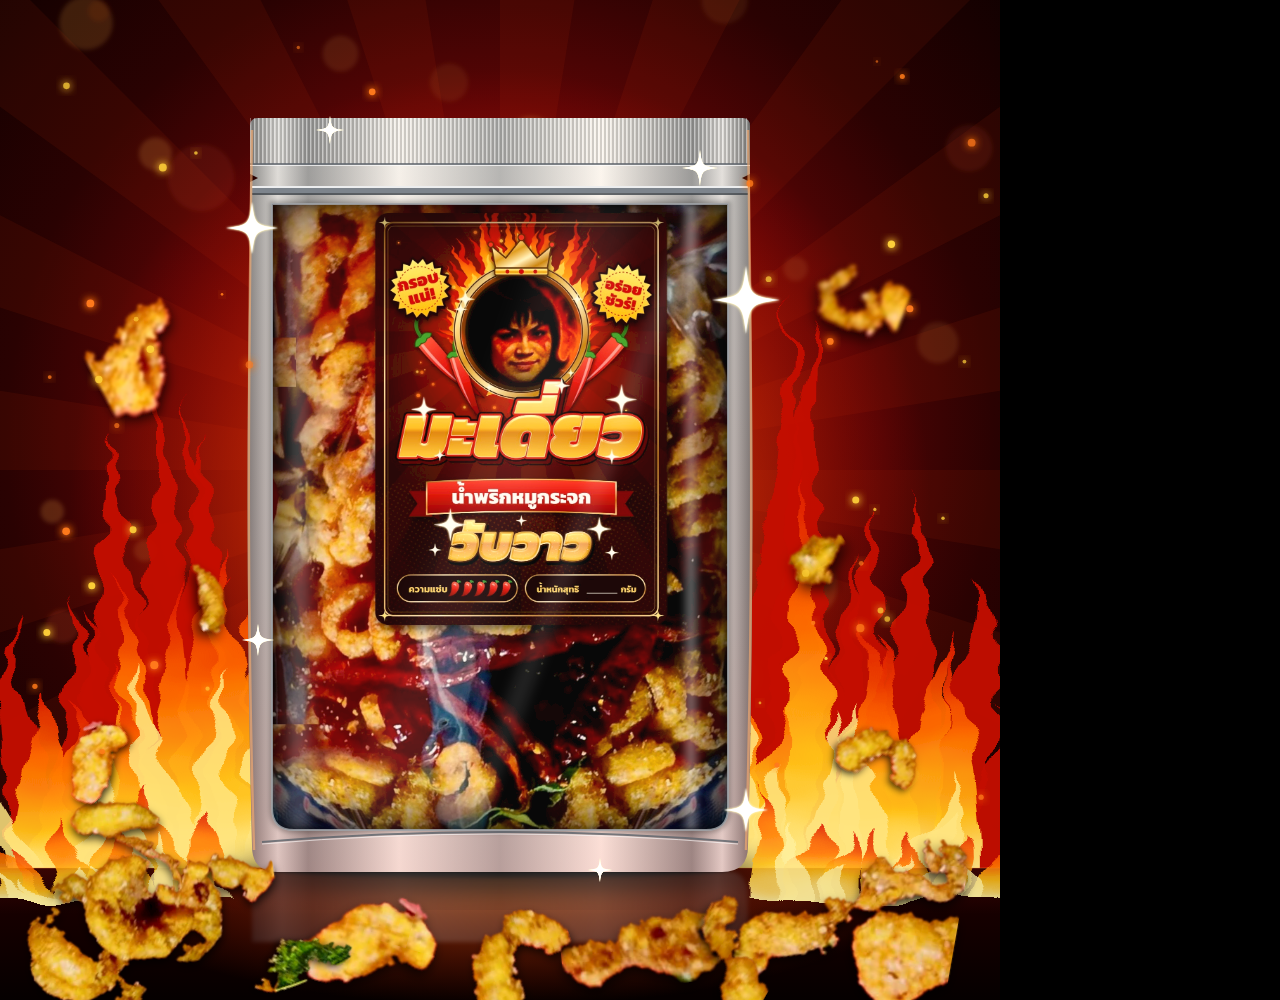
<file: label-design/source/product-shot/hero.html>
<!doctype html>
<html lang="th">
<head>
<meta charset="utf-8">
<title>Madiao Hero</title>
<style>
  html, body { margin: 0; padding: 0; background: #000; }
  svg { display: block; width: 1000px; height: 1000px; }
</style>
</head>
<body>
<svg id="hero" xmlns="http://www.w3.org/2000/svg" viewBox="0 0 1000 1000">
  <defs>
    <radialGradient id="bg" cx="500" cy="440" r="760" gradientUnits="userSpaceOnUse">
      <stop offset="0" stop-color="#d0180c"/>
      <stop offset="0.3" stop-color="#7a0707"/>
      <stop offset="0.65" stop-color="#2a0202"/>
      <stop offset="1" stop-color="#070000"/>
    </radialGradient>
    <radialGradient id="halo" cx="500" cy="500" r="430" gradientUnits="userSpaceOnUse">
      <stop offset="0" stop-color="#ffc23a" stop-opacity="0.9"/>
      <stop offset="0.45" stop-color="#ff5a00" stop-opacity="0.45"/>
      <stop offset="1" stop-color="#ff0000" stop-opacity="0"/>
    </radialGradient>
    <linearGradient id="flameG" x1="0" y1="1" x2="0" y2="0">
      <stop offset="0" stop-color="#fff2a0"/>
      <stop offset="0.3" stop-color="#ffc21a"/>
      <stop offset="0.65" stop-color="#ff6a00"/>
      <stop offset="1" stop-color="#d90f00"/>
    </linearGradient>
    <linearGradient id="floor" x1="0" y1="0" x2="0" y2="1">
      <stop offset="0" stop-color="#3a0503"/>
      <stop offset="0.35" stop-color="#160000"/>
      <stop offset="1" stop-color="#050000"/>
    </linearGradient>
    <radialGradient id="floorGlow" cx="500" cy="880" r="420" gradientTransform="translate(0 616) scale(1 0.3)" gradientUnits="userSpaceOnUse">
      <stop offset="0" stop-color="#ff7a1a" stop-opacity="0.55"/>
      <stop offset="1" stop-color="#ff2a00" stop-opacity="0"/>
    </radialGradient>
    <!-- metallic foil -->
    <linearGradient id="foil" x1="0" y1="0" x2="1" y2="0">
      <stop offset="0" stop-color="#6f767e"/>
      <stop offset="0.06" stop-color="#d9dee3"/>
      <stop offset="0.12" stop-color="#8e959d"/>
      <stop offset="0.3" stop-color="#f4f6f8"/>
      <stop offset="0.5" stop-color="#aab1b8"/>
      <stop offset="0.7" stop-color="#fbfcfd"/>
      <stop offset="0.88" stop-color="#8b929a"/>
      <stop offset="0.94" stop-color="#dfe3e8"/>
      <stop offset="1" stop-color="#666d75"/>
    </linearGradient>
    <linearGradient id="foilWarm" x1="0" y1="0" x2="0" y2="1">
      <stop offset="0" stop-color="#ffd9a0" stop-opacity="0.15"/>
      <stop offset="0.6" stop-color="#ff7a30" stop-opacity="0.12"/>
      <stop offset="1" stop-color="#ff3a00" stop-opacity="0.16"/>
    </linearGradient>
    <pattern id="crimp" width="4" height="4" patternUnits="userSpaceOnUse">
      <rect width="2" height="4" fill="#000" fill-opacity="0.16"/>
      <rect x="2" width="1" height="4" fill="#fff" fill-opacity="0.35"/>
    </pattern>
    <linearGradient id="edgeShade" x1="0" y1="0" x2="1" y2="0">
      <stop offset="0" stop-color="#000" stop-opacity="0.55"/>
      <stop offset="0.12" stop-color="#000" stop-opacity="0"/>
      <stop offset="0.88" stop-color="#000" stop-opacity="0"/>
      <stop offset="1" stop-color="#000" stop-opacity="0.55"/>
    </linearGradient>
    <linearGradient id="topShade" x1="0" y1="0" x2="0" y2="1">
      <stop offset="0" stop-color="#000" stop-opacity="0.45"/>
      <stop offset="0.06" stop-color="#000" stop-opacity="0"/>
      <stop offset="0.93" stop-color="#000" stop-opacity="0"/>
      <stop offset="1" stop-color="#000" stop-opacity="0.5"/>
    </linearGradient>
    <linearGradient id="streak" x1="0" y1="0" x2="1" y2="0">
      <stop offset="0" stop-color="#fff" stop-opacity="0"/>
      <stop offset="0.5" stop-color="#fff" stop-opacity="0.55"/>
      <stop offset="1" stop-color="#fff" stop-opacity="0"/>
    </linearGradient>

    <clipPath id="winClip"><path id="winPath" d="M272,204 L728,204 L728,808 Q728,830 706,830 L294,830 Q272,830 272,808 Z"/></clipPath>

    <filter id="flicker" x="-10%" y="-20%" width="120%" height="140%">
      <feTurbulence type="fractalNoise" baseFrequency="0.012 0.028" numOctaves="2" seed="11" result="t"/>
      <feDisplacementMap in="SourceGraphic" in2="t" scale="34" xChannelSelector="R" yChannelSelector="G"/>
    </filter>
    <filter id="blur6" x="-50%" y="-50%" width="200%" height="200%"><feGaussianBlur stdDeviation="6"/></filter>
    <filter id="blur14" x="-50%" y="-50%" width="200%" height="200%"><feGaussianBlur stdDeviation="14"/></filter>
    <filter id="blur3" x="-50%" y="-50%" width="200%" height="200%"><feGaussianBlur stdDeviation="2.2"/></filter>
    <filter id="sparkGlow" x="-100%" y="-100%" width="300%" height="300%">
      <feGaussianBlur stdDeviation="4" result="b"/>
      <feColorMatrix in="b" type="matrix" values="1 0 0 0 0  0 0.9 0 0 0  0 0 0.5 0 0  0 0 0 1.8 0" result="g"/>
      <feMerge><feMergeNode in="g"/><feMergeNode in="SourceGraphic"/></feMerge>
    </filter>
    <filter id="pieceShadow" x="-30%" y="-30%" width="160%" height="170%">
      <feDropShadow dx="0" dy="8" stdDeviation="7" flood-color="#000" flood-opacity="0.75"/>
    </filter>
    <filter id="warm" x="0" y="0" width="100%" height="100%">
      <feComponentTransfer>
        <feFuncR type="linear" slope="1.08"/>
        <feFuncG type="linear" slope="1.0"/>
        <feFuncB type="linear" slope="0.9"/>
      </feComponentTransfer>
    </filter>
    <path id="spark" d="M0,-100 C10,-14 14,-10 100,0 C14,10 10,14 0,100 C-10,14 -14,10 -100,0 C-14,-10 -10,-14 0,-100Z"/>
  </defs>

  <!-- BACKDROP -->
  <rect width="1000" height="1000" fill="url(#bg)"/>
  <g id="rays" opacity="0.55"></g>
  <circle cx="500" cy="500" r="430" fill="url(#halo)"/>
  <g id="bokeh"></g>
  <g id="flamesBack" filter="url(#flicker)"></g>

  <!-- FLOOR -->
  <rect y="868" width="1000" height="132" fill="url(#floor)"/>
  <rect y="868" width="1000" height="132" fill="url(#floorGlow)"/>
  <line x1="0" y1="868" x2="1000" y2="868" stroke="#ff8a3a" stroke-opacity="0.25" stroke-width="1.5"/>
  <ellipse cx="500" cy="874" rx="270" ry="18" fill="#000" opacity="0.85" filter="url(#blur14)"/>
  <ellipse cx="500" cy="870" rx="230" ry="7" fill="#000" opacity="0.9" filter="url(#blur3)"/>

  <!-- POUCH -->
  <g id="pouch">
    <!-- reflection on floor -->
    <g opacity="0.18" transform="translate(0 1742) scale(1 -1)" filter="url(#blur3)">
      <path d="M252,800 L748,800 L748,846 Q748,872 722,872 L278,872 Q252,872 252,846 Z" fill="url(#foil)"/>
    </g>
    <!-- body -->
    <path id="body" d="M258,118 Q250,118 250,126 L250,250 C246,450 247,650 252,846 Q252,872 278,872 L722,872 Q748,872 748,846 C753,650 754,450 750,250 L750,126 Q750,118 742,118 Z" fill="url(#foil)"/>
    <path d="M258,118 Q250,118 250,126 L250,250 C246,450 247,650 252,846 Q252,872 278,872 L722,872 Q748,872 748,846 C753,650 754,450 750,250 L750,126 Q750,118 742,118 Z" fill="url(#foilWarm)"/>
    <!-- top heat seal with crimp texture -->
    <rect x="250" y="118" width="500" height="46" fill="url(#crimp)"/>
    <line x1="250" y1="164" x2="750" y2="164" stroke="#5c636b" stroke-width="1.5"/>
    <line x1="250" y1="165.5" x2="750" y2="165.5" stroke="#fff" stroke-opacity="0.7" stroke-width="1"/>
    <!-- tear notches -->
    <path d="M250,174 L258,178 L250,182 Z" fill="#2a0000"/>
    <path d="M750,174 L742,178 L750,182 Z" fill="#2a0000"/>
    <!-- zip -->
    <rect x="252" y="186" width="496" height="7" fill="#7d848c"/>
    <rect x="252" y="186" width="496" height="2" fill="#fff" fill-opacity="0.85"/>
    <rect x="252" y="193" width="496" height="2" fill="#3e444a" fill-opacity="0.8"/>

    <!-- clear window with real contents + new label -->
    <g clip-path="url(#winClip)">
      <image href="window.jpg" x="268" y="204" width="464" height="631" preserveAspectRatio="xMidYMin slice" filter="url(#warm)"/>
      <rect x="272" y="204" width="456" height="626" fill="url(#edgeShade)"/>
      <rect x="272" y="204" width="456" height="626" fill="url(#topShade)"/>
      <!-- film reflections -->
      <rect x="282" y="204" width="34" height="626" fill="url(#streak)" opacity="0.55" filter="url(#blur6)"/>
      <rect x="680" y="204" width="22" height="626" fill="url(#streak)" opacity="0.65" filter="url(#blur3)"/>
      <path d="M560,204 L640,204 L420,830 L340,830 Z" fill="#fff" opacity="0.07" filter="url(#blur14)"/>
      <path d="M690,204 L712,204 L480,830 L458,830 Z" fill="#fff" opacity="0.10" filter="url(#blur6)"/>
      <rect x="272" y="204" width="456" height="626" fill="#fff" opacity="0.03"/>
    </g>
    <use href="#winPath" fill="none" stroke="#c9ced4" stroke-opacity="0.85" stroke-width="2"/>
    <use href="#winPath" fill="none" stroke="#000" stroke-opacity="0.25" stroke-width="6" filter="url(#blur3)"/>

    <!-- bottom gusset seam -->
    <path d="M262,842 Q500,822 738,842" fill="none" stroke="#5c636b" stroke-opacity="0.8" stroke-width="2"/>
    <path d="M262,844 Q500,824 738,844" fill="none" stroke="#fff" stroke-opacity="0.6" stroke-width="1"/>
    <!-- side highlights / edge rim light -->
    <path d="M252,130 C247,450 248,650 254,850" fill="none" stroke="#ffb070" stroke-opacity="0.6" stroke-width="2.5"/>
    <path d="M748,130 C753,450 752,650 746,850" fill="none" stroke="#ffb070" stroke-opacity="0.6" stroke-width="2.5"/>
  </g>

  <g id="flamesFront" filter="url(#flicker)" opacity="0.95"></g>
  <g id="pieces"></g>
  <g id="embers"></g>
  <g id="sparkles"></g>
</svg>

<script>
const NS = 'http://www.w3.org/2000/svg';
const $ = id => document.getElementById(id);
function el(tag, attrs = {}, parent) {
  const e = document.createElementNS(NS, tag);
  for (const [k, v] of Object.entries(attrs)) e.setAttribute(k, v);
  if (parent) parent.appendChild(e);
  return e;
}
let seed = 88;
const rnd = () => (seed = (seed * 1664525 + 1013904223) % 4294967296) / 4294967296;

// sunburst
(() => {
  const g = $('rays'), cx = 500, cy = 470, R = 1300, n = 40;
  for (let i = 0; i < n; i += 2) {
    const a1 = (i / n) * Math.PI * 2, a2 = ((i + 1) / n) * Math.PI * 2;
    el('path', { d: `M${cx},${cy} L${cx + R * Math.cos(a1)},${cy + R * Math.sin(a1)} L${cx + R * Math.cos(a2)},${cy + R * Math.sin(a2)} Z`, fill: '#ff4a10', 'fill-opacity': 0.13 }, g);
  }
})();

// bokeh
(() => {
  const g = $('bokeh');
  for (let i = 0; i < 26; i++) {
    const x = rnd() * 1000, y = rnd() * 760, r = 8 + rnd() * 26;
    el('circle', { cx: x, cy: y, r, fill: rnd() > 0.5 ? '#ffb347' : '#ff5a2a', 'fill-opacity': 0.08 + rnd() * 0.12, filter: 'url(#blur3)' }, g);
  }
})();

// flame wall: tongues rising from the floor, tallest just beside the pouch
function flameWall(g, opts) {
  for (const L of opts.layers) {
    for (let i = 0; i < L.n; i++) {
      const x = opts.x0 + (opts.x1 - opts.x0) * (i + rnd() * 0.8) / L.n;
      const dist = Math.min(Math.abs(x - 250), Math.abs(x - 750));
      const peak = Math.exp(-(dist * dist) / (2 * 120 * 120));
      const h = (L.h[0] + rnd() * (L.h[1] - L.h[0])) * (0.45 + 0.75 * peak);
      const w = L.w * (0.7 + rnd() * 0.6);
      const by = opts.base, tx = x + (rnd() - 0.5) * 60 + (x < 500 ? -18 : 18), ty = by - h;
      const c1 = (rnd() - 0.5) * w * 2.4;
      el('path', {
        d: `M${x - w},${by} C${x - w * 1.1},${by - h * 0.45} ${tx + c1 - w * 0.3},${by - h * 0.7} ${tx},${ty} C${tx + c1 + w * 0.3},${by - h * 0.65} ${x + w * 1.1},${by - h * 0.4} ${x + w},${by} Z`,
        fill: L.fill, 'fill-opacity': L.op
      }, g);
    }
  }
}
flameWall($('flamesBack'), { x0: 20, x1: 980, base: 880, layers: [
  { n: 30, h: [260, 520], w: 36, fill: '#c40d00', op: 0.95 },
  { n: 26, h: [180, 380], w: 30, fill: 'url(#flameG)', op: 0.95 },
  { n: 22, h: [90, 200], w: 22, fill: '#ffe680', op: 0.85 },
]});
// low licking flames in front of the floor line (sides only, keep pouch clear)
(() => {
  const g = $('flamesFront');
  flameWall(g, { x0: 0, x1: 230, base: 900, layers: [
    { n: 7, h: [60, 130], w: 22, fill: 'url(#flameG)', op: 0.9 },
    { n: 6, h: [30, 70], w: 14, fill: '#fff2a0', op: 0.8 } ]});
  flameWall(g, { x0: 770, x1: 1000, base: 900, layers: [
    { n: 7, h: [60, 130], w: 22, fill: 'url(#flameG)', op: 0.9 },
    { n: 6, h: [30, 70], w: 14, fill: '#fff2a0', op: 0.8 } ]});
})();

// crackling pieces (real cut-outs from the product photo)
(() => {
  const g = $('pieces');
  const P = [
    // file, w, h, x, y, rot, scale, blur(floating)
    ['piece0.png', 410, 354, 150, 905, -8, 0.62, 0],
    ['piece1.png', 277, 233, 850, 915, 10, 0.78, 0],
    ['piece2.png', 164, 128, 370, 942, 16, 0.80, 0],
    ['piece5.png', 186, 86, 640, 950, -6, 0.85, 0],
    ['piece3.png', 157, 137, 520, 960, -20, 0.7, 0],
    ['piece6.png', 89, 190, 300, 958, 70, 0.55, 0],
    ['piece7.png', 125, 132, 735, 955, 30, 0.75, 0],
    // floating, exploding out of the fire
    ['piece4.png', 127, 133, 140, 360, -28, 0.75, 1.2],
    ['piece10.png', 95, 66, 860, 300, 22, 0.95, 1.6],
    ['piece11.png', 80, 62, 205, 600, 40, 0.8, 0.8],
    ['piece12.png', 65, 53, 820, 560, -30, 0.95, 0.6],
    ['piece3.png', 157, 137, 880, 760, 50, 0.5, 0],
    ['piece2.png', 164, 128, 95, 760, -40, 0.5, 0],
  ];
  for (const [f, w, h, x, y, r, s, b] of P) {
    const grp = el('g', { transform: `translate(${x} ${y}) rotate(${r}) scale(${s})`, filter: 'url(#pieceShadow)' }, g);
    const img = el('image', { href: f, x: -w / 2, y: -h / 2, width: w, height: h }, grp);
    if (b) img.setAttribute('style', `filter: blur(${b}px) brightness(1.05)`);
  }
})();

// embers
(() => {
  const g = $('embers');
  for (let i = 0; i < 70; i++) {
    const x = rnd() * 1000, y = 40 + rnd() * 820;
    if (x > 255 && x < 745 && y > 110 && y < 870) continue;
    el('circle', { cx: x, cy: y, r: 1.2 + rnd() * 3.2, fill: rnd() > 0.45 ? '#ffd23a' : '#ff7a1a', 'fill-opacity': 0.6 + rnd() * 0.4, filter: 'url(#sparkGlow)' }, g);
  }
})();

// glints on the foil (วับวาว)
(() => {
  const g = $('sparkles');
  [[252, 228, 26], [746, 300, 34], [700, 168, 18], [258, 640, 16], [746, 810, 22], [330, 130, 14], [600, 870, 12]].forEach(([x, y, s]) =>
    el('use', { href: '#spark', transform: `translate(${x} ${y}) scale(${s / 100})`, fill: '#fff', filter: 'url(#sparkGlow)' }, g));
})();

Promise.all([...document.images].map(i => i.decode ? i.decode().catch(() => {}) : 0)).then(() => setTimeout(() => document.title = 'ready', 300));
</script>
</body>
</html>
</file>
<file: culture-conflict-project/fonts.local.css>
/* thai */
@font-face {
  font-family: 'Prompt';
  font-style: normal;
  font-weight: 500;
  font-display: swap;
  src: url(fonts/12354073a8.woff2) format('woff2');
  unicode-range: U+02D7, U+0303, U+0331, U+0E01-0E5B, U+200C-200D, U+25CC;
}
/* vietnamese */
@font-face {
  font-family: 'Prompt';
  font-style: normal;
  font-weight: 500;
  font-display: swap;
  src: url(fonts/66acbbc437.woff2) format('woff2');
  unicode-range: U+0102-0103, U+0110-0111, U+0128-0129, U+0168-0169, U+01A0-01A1, U+01AF-01B0, U+0300-0301, U+0303-0304, U+0308-0309, U+0323, U+0329, U+1EA0-1EF9, U+20AB;
}
/* latin-ext */
@font-face {
  font-family: 'Prompt';
  font-style: normal;
  font-weight: 500;
  font-display: swap;
  src: url(fonts/aede601388.woff2) format('woff2');
  unicode-range: U+0100-02BA, U+02BD-02C5, U+02C7-02CC, U+02CE-02D7, U+02DD-02FF, U+0304, U+0308, U+0329, U+1D00-1DBF, U+1E00-1E9F, U+1EF2-1EFF, U+2020, U+20A0-20AB, U+20AD-20C4, U+2113, U+2C60-2C7F, U+A720-A7FF;
}
/* latin */
@font-face {
  font-family: 'Prompt';
  font-style: normal;
  font-weight: 500;
  font-display: swap;
  src: url(fonts/ead89b0ed3.woff2) format('woff2');
  unicode-range: U+0000-00FF, U+0131, U+0152-0153, U+02BB-02BC, U+02C6, U+02DA, U+02DC, U+0304, U+0308, U+0329, U+2000-206F, U+20AC, U+2122, U+2191, U+2193, U+2212, U+2215, U+FEFF, U+FFFD;
}
/* thai */
@font-face {
  font-family: 'Prompt';
  font-style: normal;
  font-weight: 600;
  font-display: swap;
  src: url(fonts/dfd1359a41.woff2) format('woff2');
  unicode-range: U+02D7, U+0303, U+0331, U+0E01-0E5B, U+200C-200D, U+25CC;
}
/* vietnamese */
@font-face {
  font-family: 'Prompt';
  font-style: normal;
  font-weight: 600;
  font-display: swap;
  src: url(fonts/014a65538f.woff2) format('woff2');
  unicode-range: U+0102-0103, U+0110-0111, U+0128-0129, U+0168-0169, U+01A0-01A1, U+01AF-01B0, U+0300-0301, U+0303-0304, U+0308-0309, U+0323, U+0329, U+1EA0-1EF9, U+20AB;
}
/* latin-ext */
@font-face {
  font-family: 'Prompt';
  font-style: normal;
  font-weight: 600;
  font-display: swap;
  src: url(fonts/7267b59226.woff2) format('woff2');
  unicode-range: U+0100-02BA, U+02BD-02C5, U+02C7-02CC, U+02CE-02D7, U+02DD-02FF, U+0304, U+0308, U+0329, U+1D00-1DBF, U+1E00-1E9F, U+1EF2-1EFF, U+2020, U+20A0-20AB, U+20AD-20C4, U+2113, U+2C60-2C7F, U+A720-A7FF;
}
/* latin */
@font-face {
  font-family: 'Prompt';
  font-style: normal;
  font-weight: 600;
  font-display: swap;
  src: url(fonts/f82bbf3c45.woff2) format('woff2');
  unicode-range: U+0000-00FF, U+0131, U+0152-0153, U+02BB-02BC, U+02C6, U+02DA, U+02DC, U+0304, U+0308, U+0329, U+2000-206F, U+20AC, U+2122, U+2191, U+2193, U+2212, U+2215, U+FEFF, U+FFFD;
}
/* thai */
@font-face {
  font-family: 'Prompt';
  font-style: normal;
  font-weight: 700;
  font-display: swap;
  src: url(fonts/088279b808.woff2) format('woff2');
  unicode-range: U+02D7, U+0303, U+0331, U+0E01-0E5B, U+200C-200D, U+25CC;
}
/* vietnamese */
@font-face {
  font-family: 'Prompt';
  font-style: normal;
  font-weight: 700;
  font-display: swap;
  src: url(fonts/1e14b15a42.woff2) format('woff2');
  unicode-range: U+0102-0103, U+0110-0111, U+0128-0129, U+0168-0169, U+01A0-01A1, U+01AF-01B0, U+0300-0301, U+0303-0304, U+0308-0309, U+0323, U+0329, U+1EA0-1EF9, U+20AB;
}
/* latin-ext */
@font-face {
  font-family: 'Prompt';
  font-style: normal;
  font-weight: 700;
  font-display: swap;
  src: url(fonts/88275344a7.woff2) format('woff2');
  unicode-range: U+0100-02BA, U+02BD-02C5, U+02C7-02CC, U+02CE-02D7, U+02DD-02FF, U+0304, U+0308, U+0329, U+1D00-1DBF, U+1E00-1E9F, U+1EF2-1EFF, U+2020, U+20A0-20AB, U+20AD-20C4, U+2113, U+2C60-2C7F, U+A720-A7FF;
}
/* latin */
@font-face {
  font-family: 'Prompt';
  font-style: normal;
  font-weight: 700;
  font-display: swap;
  src: url(fonts/450900c282.woff2) format('woff2');
  unicode-range: U+0000-00FF, U+0131, U+0152-0153, U+02BB-02BC, U+02C6, U+02DA, U+02DC, U+0304, U+0308, U+0329, U+2000-206F, U+20AC, U+2122, U+2191, U+2193, U+2212, U+2215, U+FEFF, U+FFFD;
}
/* thai */
@font-face {
  font-family: 'Prompt';
  font-style: normal;
  font-weight: 800;
  font-display: swap;
  src: url(fonts/85283a0850.woff2) format('woff2');
  unicode-range: U+02D7, U+0303, U+0331, U+0E01-0E5B, U+200C-200D, U+25CC;
}
/* vietnamese */
@font-face {
  font-family: 'Prompt';
  font-style: normal;
  font-weight: 800;
  font-display: swap;
  src: url(fonts/bce4a4daa9.woff2) format('woff2');
  unicode-range: U+0102-0103, U+0110-0111, U+0128-0129, U+0168-0169, U+01A0-01A1, U+01AF-01B0, U+0300-0301, U+0303-0304, U+0308-0309, U+0323, U+0329, U+1EA0-1EF9, U+20AB;
}
/* latin-ext */
@font-face {
  font-family: 'Prompt';
  font-style: normal;
  font-weight: 800;
  font-display: swap;
  src: url(fonts/ec69e4ac10.woff2) format('woff2');
  unicode-range: U+0100-02BA, U+02BD-02C5, U+02C7-02CC, U+02CE-02D7, U+02DD-02FF, U+0304, U+0308, U+0329, U+1D00-1DBF, U+1E00-1E9F, U+1EF2-1EFF, U+2020, U+20A0-20AB, U+20AD-20C4, U+2113, U+2C60-2C7F, U+A720-A7FF;
}
/* latin */
@font-face {
  font-family: 'Prompt';
  font-style: normal;
  font-weight: 800;
  font-display: swap;
  src: url(fonts/4cf7000f24.woff2) format('woff2');
  unicode-range: U+0000-00FF, U+0131, U+0152-0153, U+02BB-02BC, U+02C6, U+02DA, U+02DC, U+0304, U+0308, U+0329, U+2000-206F, U+20AC, U+2122, U+2191, U+2193, U+2212, U+2215, U+FEFF, U+FFFD;
}
/* thai */
@font-face {
  font-family: 'Sarabun';
  font-style: normal;
  font-weight: 400;
  font-display: swap;
  src: url(fonts/95b473673e.woff2) format('woff2');
  unicode-range: U+02D7, U+0303, U+0331, U+0E01-0E5B, U+200C-200D, U+25CC;
}
/* vietnamese */
@font-face {
  font-family: 'Sarabun';
  font-style: normal;
  font-weight: 400;
  font-display: swap;
  src: url(fonts/55c557ff53.woff2) format('woff2');
  unicode-range: U+0102-0103, U+0110-0111, U+0128-0129, U+0168-0169, U+01A0-01A1, U+01AF-01B0, U+0300-0301, U+0303-0304, U+0308-0309, U+0323, U+0329, U+1EA0-1EF9, U+20AB;
}
/* latin-ext */
@font-face {
  font-family: 'Sarabun';
  font-style: normal;
  font-weight: 400;
  font-display: swap;
  src: url(fonts/a91bef1f13.woff2) format('woff2');
  unicode-range: U+0100-02BA, U+02BD-02C5, U+02C7-02CC, U+02CE-02D7, U+02DD-02FF, U+0304, U+0308, U+0329, U+1D00-1DBF, U+1E00-1E9F, U+1EF2-1EFF, U+2020, U+20A0-20AB, U+20AD-20C4, U+2113, U+2C60-2C7F, U+A720-A7FF;
}
/* latin */
@font-face {
  font-family: 'Sarabun';
  font-style: normal;
  font-weight: 400;
  font-display: swap;
  src: url(fonts/d007b94049.woff2) format('woff2');
  unicode-range: U+0000-00FF, U+0131, U+0152-0153, U+02BB-02BC, U+02C6, U+02DA, U+02DC, U+0304, U+0308, U+0329, U+2000-206F, U+20AC, U+2122, U+2191, U+2193, U+2212, U+2215, U+FEFF, U+FFFD;
}
/* thai */
@font-face {
  font-family: 'Sarabun';
  font-style: normal;
  font-weight: 500;
  font-display: swap;
  src: url(fonts/a6131255a4.woff2) format('woff2');
  unicode-range: U+02D7, U+0303, U+0331, U+0E01-0E5B, U+200C-200D, U+25CC;
}
/* vietnamese */
@font-face {
  font-family: 'Sarabun';
  font-style: normal;
  font-weight: 500;
  font-display: swap;
  src: url(fonts/c4e1c8e9de.woff2) format('woff2');
  unicode-range: U+0102-0103, U+0110-0111, U+0128-0129, U+0168-0169, U+01A0-01A1, U+01AF-01B0, U+0300-0301, U+0303-0304, U+0308-0309, U+0323, U+0329, U+1EA0-1EF9, U+20AB;
}
/* latin-ext */
@font-face {
  font-family: 'Sarabun';
  font-style: normal;
  font-weight: 500;
  font-display: swap;
  src: url(fonts/c2d9174578.woff2) format('woff2');
  unicode-range: U+0100-02BA, U+02BD-02C5, U+02C7-02CC, U+02CE-02D7, U+02DD-02FF, U+0304, U+0308, U+0329, U+1D00-1DBF, U+1E00-1E9F, U+1EF2-1EFF, U+2020, U+20A0-20AB, U+20AD-20C4, U+2113, U+2C60-2C7F, U+A720-A7FF;
}
/* latin */
@font-face {
  font-family: 'Sarabun';
  font-style: normal;
  font-weight: 500;
  font-display: swap;
  src: url(fonts/4ea36d3e4c.woff2) format('woff2');
  unicode-range: U+0000-00FF, U+0131, U+0152-0153, U+02BB-02BC, U+02C6, U+02DA, U+02DC, U+0304, U+0308, U+0329, U+2000-206F, U+20AC, U+2122, U+2191, U+2193, U+2212, U+2215, U+FEFF, U+FFFD;
}
/* thai */
@font-face {
  font-family: 'Sarabun';
  font-style: normal;
  font-weight: 600;
  font-display: swap;
  src: url(fonts/4caa95324d.woff2) format('woff2');
  unicode-range: U+02D7, U+0303, U+0331, U+0E01-0E5B, U+200C-200D, U+25CC;
}
/* vietnamese */
@font-face {
  font-family: 'Sarabun';
  font-style: normal;
  font-weight: 600;
  font-display: swap;
  src: url(fonts/97aa9c587f.woff2) format('woff2');
  unicode-range: U+0102-0103, U+0110-0111, U+0128-0129, U+0168-0169, U+01A0-01A1, U+01AF-01B0, U+0300-0301, U+0303-0304, U+0308-0309, U+0323, U+0329, U+1EA0-1EF9, U+20AB;
}
/* latin-ext */
@font-face {
  font-family: 'Sarabun';
  font-style: normal;
  font-weight: 600;
  font-display: swap;
  src: url(fonts/8179e649c6.woff2) format('woff2');
  unicode-range: U+0100-02BA, U+02BD-02C5, U+02C7-02CC, U+02CE-02D7, U+02DD-02FF, U+0304, U+0308, U+0329, U+1D00-1DBF, U+1E00-1E9F, U+1EF2-1EFF, U+2020, U+20A0-20AB, U+20AD-20C4, U+2113, U+2C60-2C7F, U+A720-A7FF;
}
/* latin */
@font-face {
  font-family: 'Sarabun';
  font-style: normal;
  font-weight: 600;
  font-display: swap;
  src: url(fonts/dd16fec592.woff2) format('woff2');
  unicode-range: U+0000-00FF, U+0131, U+0152-0153, U+02BB-02BC, U+02C6, U+02DA, U+02DC, U+0304, U+0308, U+0329, U+2000-206F, U+20AC, U+2122, U+2191, U+2193, U+2212, U+2215, U+FEFF, U+FFFD;
}
/* thai */
@font-face {
  font-family: 'Sarabun';
  font-style: normal;
  font-weight: 700;
  font-display: swap;
  src: url(fonts/c74376a9d9.woff2) format('woff2');
  unicode-range: U+02D7, U+0303, U+0331, U+0E01-0E5B, U+200C-200D, U+25CC;
}
/* vietnamese */
@font-face {
  font-family: 'Sarabun';
  font-style: normal;
  font-weight: 700;
  font-display: swap;
  src: url(fonts/1f40950855.woff2) format('woff2');
  unicode-range: U+0102-0103, U+0110-0111, U+0128-0129, U+0168-0169, U+01A0-01A1, U+01AF-01B0, U+0300-0301, U+0303-0304, U+0308-0309, U+0323, U+0329, U+1EA0-1EF9, U+20AB;
}
/* latin-ext */
@font-face {
  font-family: 'Sarabun';
  font-style: normal;
  font-weight: 700;
  font-display: swap;
  src: url(fonts/496712dbd5.woff2) format('woff2');
  unicode-range: U+0100-02BA, U+02BD-02C5, U+02C7-02CC, U+02CE-02D7, U+02DD-02FF, U+0304, U+0308, U+0329, U+1D00-1DBF, U+1E00-1E9F, U+1EF2-1EFF, U+2020, U+20A0-20AB, U+20AD-20C4, U+2113, U+2C60-2C7F, U+A720-A7FF;
}
/* latin */
@font-face {
  font-family: 'Sarabun';
  font-style: normal;
  font-weight: 700;
  font-display: swap;
  src: url(fonts/13374a409f.woff2) format('woff2');
  unicode-range: U+0000-00FF, U+0131, U+0152-0153, U+02BB-02BC, U+02C6, U+02DA, U+02DC, U+0304, U+0308, U+0329, U+2000-206F, U+20AC, U+2122, U+2191, U+2193, U+2212, U+2215, U+FEFF, U+FFFD;
}
</file>
<file: label-design/source/fonts/fonts.css>
@font-face {
  font-family: 'Chonburi';
  font-style: normal;
  font-weight: 400;
  font-display: swap;
  src: url(f0.woff2) format('woff2');
  unicode-range: U+02D7, U+0303, U+0331, U+0E01-0E5B, U+200C-200D, U+25CC;
}
@font-face {
  font-family: 'Chonburi';
  font-style: normal;
  font-weight: 400;
  font-display: swap;
  src: url(f1.woff2) format('woff2');
  unicode-range: U+0000-00FF, U+0131, U+0152-0153, U+02BB-02BC, U+02C6, U+02DA, U+02DC, U+0304, U+0308, U+0329, U+2000-206F, U+20AC, U+2122, U+2191, U+2193, U+2212, U+2215, U+FEFF, U+FFFD;
}
@font-face {
  font-family: 'Kanit';
  font-style: italic;
  font-weight: 800;
  font-display: swap;
  src: url(f2.woff2) format('woff2');
  unicode-range: U+02D7, U+0303, U+0331, U+0E01-0E5B, U+200C-200D, U+25CC;
}
@font-face {
  font-family: 'Kanit';
  font-style: italic;
  font-weight: 800;
  font-display: swap;
  src: url(f3.woff2) format('woff2');
  unicode-range: U+0000-00FF, U+0131, U+0152-0153, U+02BB-02BC, U+02C6, U+02DA, U+02DC, U+0304, U+0308, U+0329, U+2000-206F, U+20AC, U+2122, U+2191, U+2193, U+2212, U+2215, U+FEFF, U+FFFD;
}
@font-face {
  font-family: 'Kanit';
  font-style: italic;
  font-weight: 900;
  font-display: swap;
  src: url(f4.woff2) format('woff2');
  unicode-range: U+02D7, U+0303, U+0331, U+0E01-0E5B, U+200C-200D, U+25CC;
}
@font-face {
  font-family: 'Kanit';
  font-style: italic;
  font-weight: 900;
  font-display: swap;
  src: url(f5.woff2) format('woff2');
  unicode-range: U+0000-00FF, U+0131, U+0152-0153, U+02BB-02BC, U+02C6, U+02DA, U+02DC, U+0304, U+0308, U+0329, U+2000-206F, U+20AC, U+2122, U+2191, U+2193, U+2212, U+2215, U+FEFF, U+FFFD;
}
@font-face {
  font-family: 'Kanit';
  font-style: normal;
  font-weight: 500;
  font-display: swap;
  src: url(f6.woff2) format('woff2');
  unicode-range: U+02D7, U+0303, U+0331, U+0E01-0E5B, U+200C-200D, U+25CC;
}
@font-face {
  font-family: 'Kanit';
  font-style: normal;
  font-weight: 500;
  font-display: swap;
  src: url(f7.woff2) format('woff2');
  unicode-range: U+0000-00FF, U+0131, U+0152-0153, U+02BB-02BC, U+02C6, U+02DA, U+02DC, U+0304, U+0308, U+0329, U+2000-206F, U+20AC, U+2122, U+2191, U+2193, U+2212, U+2215, U+FEFF, U+FFFD;
}
@font-face {
  font-family: 'Kanit';
  font-style: normal;
  font-weight: 700;
  font-display: swap;
  src: url(f8.woff2) format('woff2');
  unicode-range: U+02D7, U+0303, U+0331, U+0E01-0E5B, U+200C-200D, U+25CC;
}
@font-face {
  font-family: 'Kanit';
  font-style: normal;
  font-weight: 700;
  font-display: swap;
  src: url(f9.woff2) format('woff2');
  unicode-range: U+0000-00FF, U+0131, U+0152-0153, U+02BB-02BC, U+02C6, U+02DA, U+02DC, U+0304, U+0308, U+0329, U+2000-206F, U+20AC, U+2122, U+2191, U+2193, U+2212, U+2215, U+FEFF, U+FFFD;
}
@font-face {
  font-family: 'Kanit';
  font-style: normal;
  font-weight: 800;
  font-display: swap;
  src: url(f10.woff2) format('woff2');
  unicode-range: U+02D7, U+0303, U+0331, U+0E01-0E5B, U+200C-200D, U+25CC;
}
@font-face {
  font-family: 'Kanit';
  font-style: normal;
  font-weight: 800;
  font-display: swap;
  src: url(f11.woff2) format('woff2');
  unicode-range: U+0000-00FF, U+0131, U+0152-0153, U+02BB-02BC, U+02C6, U+02DA, U+02DC, U+0304, U+0308, U+0329, U+2000-206F, U+20AC, U+2122, U+2191, U+2193, U+2212, U+2215, U+FEFF, U+FFFD;
}
@font-face {
  font-family: 'Kanit';
  font-style: normal;
  font-weight: 900;
  font-display: swap;
  src: url(f12.woff2) format('woff2');
  unicode-range: U+02D7, U+0303, U+0331, U+0E01-0E5B, U+200C-200D, U+25CC;
}
@font-face {
  font-family: 'Kanit';
  font-style: normal;
  font-weight: 900;
  font-display: swap;
  src: url(f13.woff2) format('woff2');
  unicode-range: U+0000-00FF, U+0131, U+0152-0153, U+02BB-02BC, U+02C6, U+02DA, U+02DC, U+0304, U+0308, U+0329, U+2000-206F, U+20AC, U+2122, U+2191, U+2193, U+2212, U+2215, U+FEFF, U+FFFD;
}
@font-face {
  font-family: 'Mitr';
  font-style: normal;
  font-weight: 500;
  font-display: swap;
  src: url(f14.woff2) format('woff2');
  unicode-range: U+02D7, U+0303, U+0331, U+0E01-0E5B, U+200C-200D, U+25CC;
}
@font-face {
  font-family: 'Mitr';
  font-style: normal;
  font-weight: 500;
  font-display: swap;
  src: url(f15.woff2) format('woff2');
  unicode-range: U+0000-00FF, U+0131, U+0152-0153, U+02BB-02BC, U+02C6, U+02DA, U+02DC, U+0304, U+0308, U+0329, U+2000-206F, U+20AC, U+2122, U+2191, U+2193, U+2212, U+2215, U+FEFF, U+FFFD;
}
@font-face {
  font-family: 'Mitr';
  font-style: normal;
  font-weight: 600;
  font-display: swap;
  src: url(f16.woff2) format('woff2');
  unicode-range: U+02D7, U+0303, U+0331, U+0E01-0E5B, U+200C-200D, U+25CC;
}
@font-face {
  font-family: 'Mitr';
  font-style: normal;
  font-weight: 600;
  font-display: swap;
  src: url(f17.woff2) format('woff2');
  unicode-range: U+0000-00FF, U+0131, U+0152-0153, U+02BB-02BC, U+02C6, U+02DA, U+02DC, U+0304, U+0308, U+0329, U+2000-206F, U+20AC, U+2122, U+2191, U+2193, U+2212, U+2215, U+FEFF, U+FFFD;
}
@font-face {
  font-family: 'Mitr';
  font-style: normal;
  font-weight: 700;
  font-display: swap;
  src: url(f18.woff2) format('woff2');
  unicode-range: U+02D7, U+0303, U+0331, U+0E01-0E5B, U+200C-200D, U+25CC;
}
@font-face {
  font-family: 'Mitr';
  font-style: normal;
  font-weight: 700;
  font-display: swap;
  src: url(f19.woff2) format('woff2');
  unicode-range: U+0000-00FF, U+0131, U+0152-0153, U+02BB-02BC, U+02C6, U+02DA, U+02DC, U+0304, U+0308, U+0329, U+2000-206F, U+20AC, U+2122, U+2191, U+2193, U+2212, U+2215, U+FEFF, U+FFFD;
}
@font-face {
  font-family: 'Pattaya';
  font-style: normal;
  font-weight: 400;
  font-display: swap;
  src: url(f20.woff2) format('woff2');
  unicode-range: U+02D7, U+0303, U+0331, U+0E01-0E5B, U+200C-200D, U+25CC;
}
@font-face {
  font-family: 'Pattaya';
  font-style: normal;
  font-weight: 400;
  font-display: swap;
  src: url(f21.woff2) format('woff2');
  unicode-range: U+0000-00FF, U+0131, U+0152-0153, U+02BB-02BC, U+02C6, U+02DA, U+02DC, U+0304, U+0308, U+0329, U+2000-206F, U+20AC, U+2122, U+2191, U+2193, U+2212, U+2215, U+FEFF, U+FFFD;
}
@font-face {
  font-family: 'Sriracha';
  font-style: normal;
  font-weight: 400;
  font-display: swap;
  src: url(f22.woff2) format('woff2');
  unicode-range: U+02D7, U+0303, U+0331, U+0E01-0E5B, U+200C-200D, U+25CC;
}
@font-face {
  font-family: 'Sriracha';
  font-style: normal;
  font-weight: 400;
  font-display: swap;
  src: url(f23.woff2) format('woff2');
  unicode-range: U+0000-00FF, U+0131, U+0152-0153, U+02BB-02BC, U+02C6, U+02DA, U+02DC, U+0304, U+0308, U+0329, U+2000-206F, U+20AC, U+2122, U+2191, U+2193, U+2212, U+2215, U+FEFF, U+FFFD;
}
</file>
